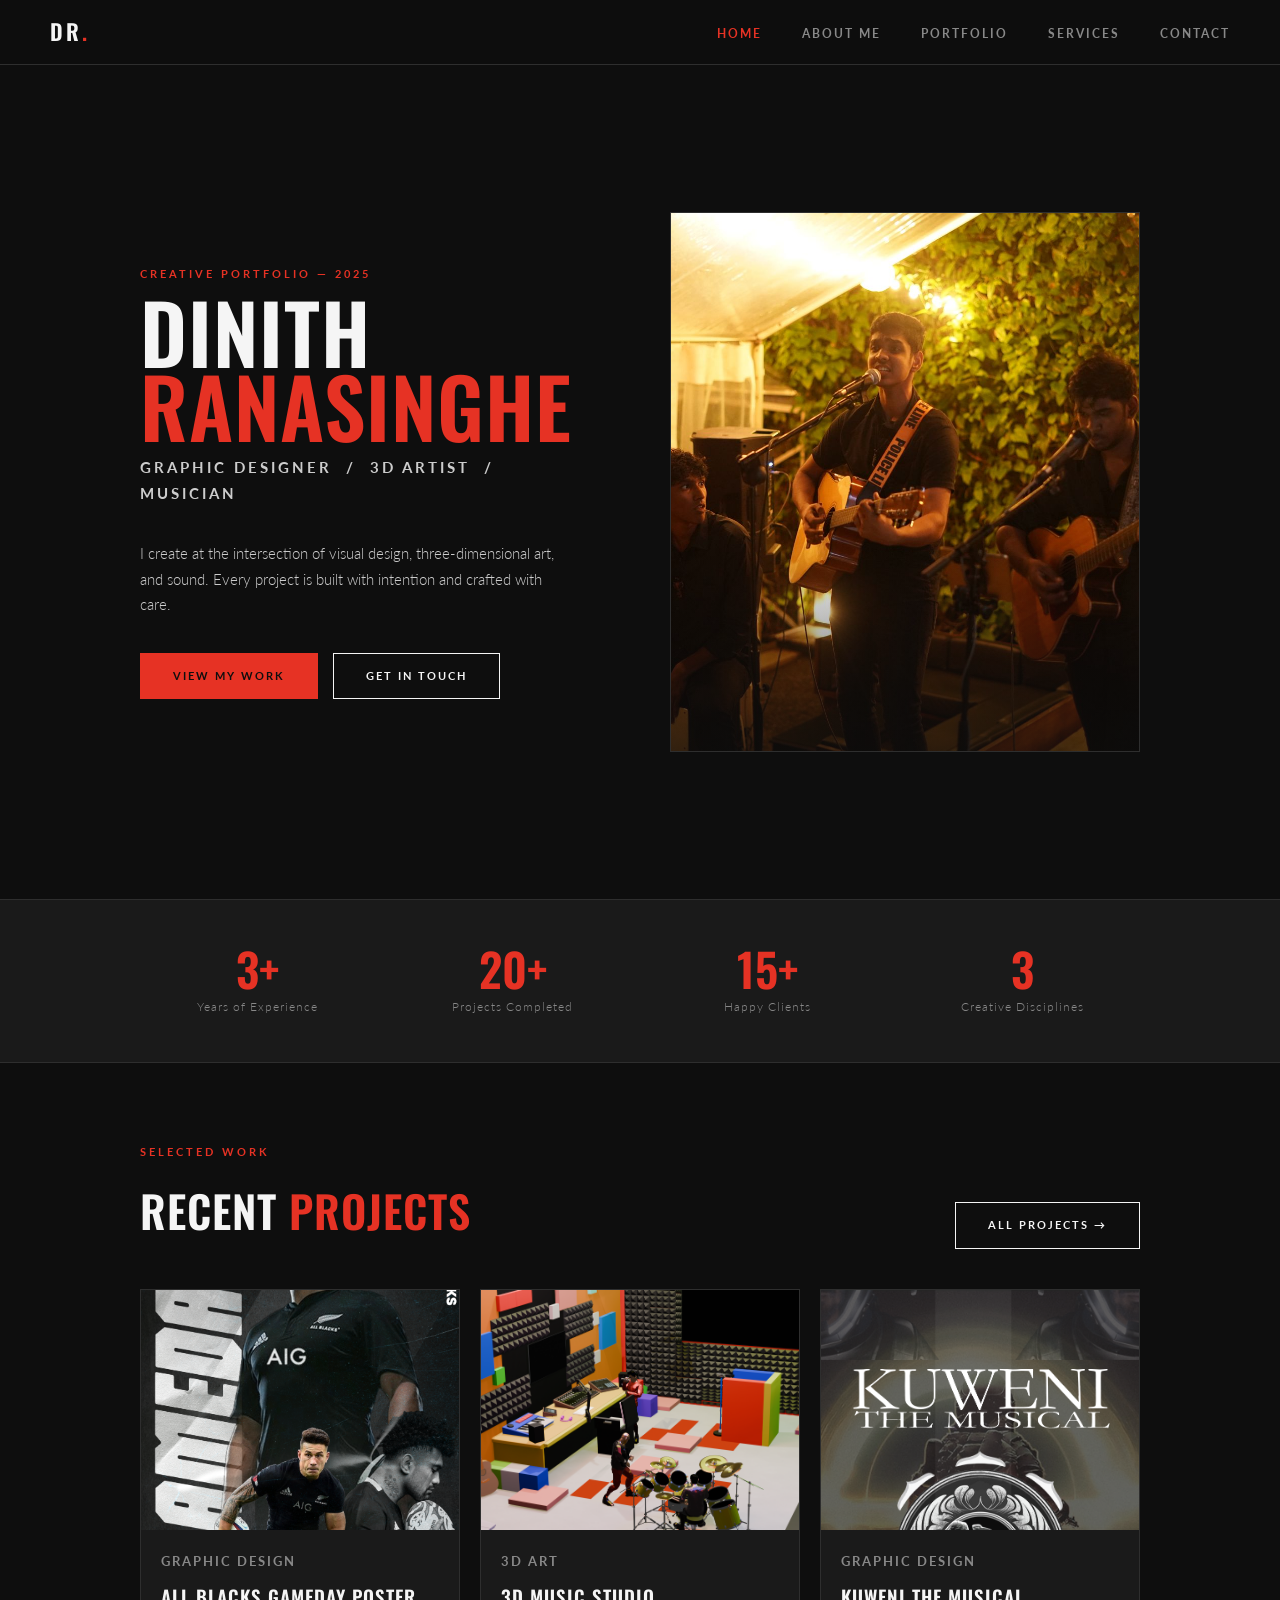
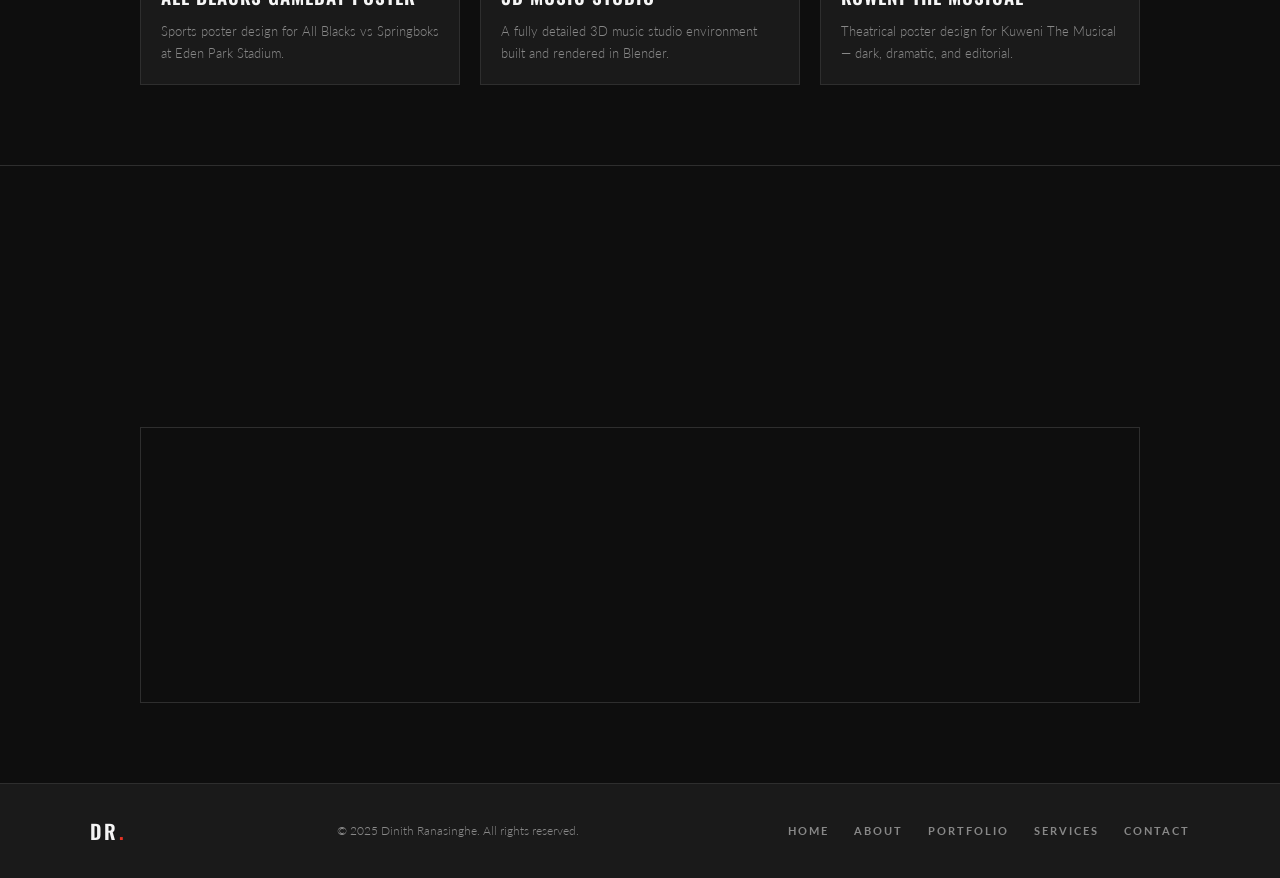
<file: index.html>
<!DOCTYPE html>
<html lang="en">
<head>
  <meta charset="UTF-8" />
  <meta name="viewport" content="width=device-width, initial-scale=1.0" />
  <title>Dinith Ranasinghe — Portfolio</title>
  <link rel="preconnect" href="https://fonts.googleapis.com" />
  <link href="https://fonts.googleapis.com/css2?family=Oswald:wght@400;600&family=Lato:wght@300;400;700&display=swap" rel="stylesheet" />
  <link rel="stylesheet" href="style.css" />

  <style>

    /* ============================================
       HOME PAGE STYLES
       ============================================ */

    .hero {
      padding-top: 65px;
      min-height: 100vh;
      display: flex;
      align-items: center;
      background-color: var(--black);
      border-bottom: 1px solid var(--border);
    }

    .hero-grid {
      display: grid;
      grid-template-columns: 1fr 1fr;
      gap: 60px;
      align-items: center;
      padding: 80px 0;
    }

    .hero-name {
      font-size: 82px;
      line-height: 0.9;
      color: var(--white);
      margin-bottom: 12px;
    }

    .hero-name span {
      color: var(--red);
    }

    .hero-role {
      font-size: 13px;
      font-weight: 700;
      letter-spacing: 3px;
      text-transform: uppercase;
      color: var(--grey);
      margin-bottom: 25px;
    }

    .hero-text p {
      font-size: 15px;
      max-width: 420px;
      color: var(--light);
      margin-bottom: 35px;
    }

    .hero-buttons {
      display: flex;
      gap: 15px;
      flex-wrap: wrap;
    }

    /* Hero photo — real image */
    .hero-photo-frame {
      width: 100%;
      height: 540px;
      border: 1px solid var(--border);
      overflow: hidden;
      position: relative;
    }

    .hero-photo-frame img {
      width: 100%;
      height: 100%;
      object-fit: cover;
      object-position: center top;
    }

    /* Dark gradient overlay at the bottom of hero image */
    .hero-photo-frame::after {
      content: '';
      position: absolute;
      bottom: 0; left: 0; right: 0;
      height: 40%;
      background: linear-gradient(to top, rgba(14,14,14,0.7), transparent);
    }

    /* Stats bar */
    .stats-bar {
      background-color: var(--dark);
      border-bottom: 1px solid var(--border);
      padding: 45px 0;
    }

    .stats-grid {
      display: grid;
      grid-template-columns: repeat(4, 1fr);
      text-align: center;
      gap: 20px;
    }

    .stat-number {
      font-family: 'Oswald', sans-serif;
      font-size: 46px;
      font-weight: 600;
      color: var(--red);
      line-height: 1;
    }

    .stat-label {
      font-size: 12px;
      letter-spacing: 1px;
      color: var(--grey);
      margin-top: 6px;
    }

    /* Preview section */
    .preview-section {
      padding: 80px 0;
      border-bottom: 1px solid var(--border);
    }

    .section-top {
      display: flex;
      justify-content: space-between;
      align-items: flex-end;
      margin-bottom: 40px;
    }

    .section-top h2 {
      font-size: 44px;
      color: var(--white);
    }

    .section-top h2 span {
      color: var(--red);
    }

    /* 3-column project grid */
    .projects-grid {
      display: grid;
      grid-template-columns: repeat(3, 1fr);
      gap: 20px;
    }

    .project-card {
      background-color: var(--dark);
      border: 1px solid var(--border);
      transition: border-color 0.3s;
    }

    .project-card:hover {
      border-color: var(--red);
    }

    .project-img-area {
      height: 240px;
      overflow: hidden;
    }

    .project-img-area img {
      width: 100%;
      height: 100%;
      object-fit: cover;
      transition: transform 0.4s ease;
    }

    .project-card:hover .project-img-area img {
      transform: scale(1.05);
    }

    .project-card-body {
      padding: 20px;
    }

    .project-cat {
      font-size: 11px;
      font-weight: 700;
      letter-spacing: 2px;
      text-transform: uppercase;
      color: var(--red);
      margin-bottom: 8px;
    }

    .project-card-body h3 {
      font-size: 19px;
      color: var(--white);
      margin-bottom: 8px;
    }

    .project-card-body p {
      font-size: 13px;
      color: var(--grey);
    }

    /* Navigate section */
    .navigate-section {
      padding: 80px 0;
    }

    .navigate-section h2 {
      font-size: 44px;
      color: var(--white);
      margin-bottom: 8px;
    }

    .navigate-section h2 span {
      color: var(--red);
    }

    .navigate-section > .wrapper > p {
      color: var(--grey);
      margin-bottom: 40px;
    }

    .nav-cards-grid {
      display: grid;
      grid-template-columns: repeat(4, 1fr);
      border: 1px solid var(--border);
    }

    .nav-card {
      display: block;
      padding: 35px 28px;
      border-right: 1px solid var(--border);
      background-color: var(--black);
      border-bottom: 2px solid transparent;
      transition: background-color 0.3s, border-bottom-color 0.3s;
    }

    .nav-card:last-child {
      border-right: none;
    }

    .nav-card:hover {
      background-color: var(--dark);
      border-bottom-color: var(--red);
    }

    .nav-card-num {
      font-size: 11px;
      font-weight: 700;
      letter-spacing: 2px;
      color: var(--grey);
      margin-bottom: 18px;
      display: block;
    }

    .nav-card h3 {
      font-size: 24px;
      color: var(--white);
      margin-bottom: 14px;
      line-height: 1.1;
    }

    .nav-card p {
      font-size: 13px;
      color: var(--grey);
      line-height: 1.6;
    }

    .nav-card .arrow {
      display: block;
      margin-top: 25px;
      font-size: 22px;
      color: var(--red);
      transition: transform 0.3s;
    }

    .nav-card:hover .arrow {
      transform: translateX(6px);
    }

    /* ============================================
       RESPONSIVE
       ============================================ */

    @media (max-width: 900px) {
      .hero-grid {
        grid-template-columns: 1fr;
        gap: 30px;
        padding: 50px 0;
      }

      .hero-name { font-size: 56px; }

      .hero-photo-frame { height: 320px; }

      .stats-grid { grid-template-columns: repeat(2, 1fr); gap: 30px; }

      .projects-grid { grid-template-columns: 1fr 1fr; }

      .nav-cards-grid { grid-template-columns: 1fr 1fr; }

      .nav-card { border-right: 1px solid var(--border); border-bottom: 1px solid var(--border); }

      .section-top { flex-direction: column; align-items: flex-start; gap: 15px; }
    }

    @media (max-width: 540px) {
      .hero-name { font-size: 42px; }
      .hero-photo-frame { height: 260px; }
      .projects-grid { grid-template-columns: 1fr; }
      .nav-cards-grid { grid-template-columns: 1fr; }
      .stats-grid { grid-template-columns: repeat(2, 1fr); }
      .preview-section, .navigate-section { padding: 50px 0; }
      .hero-text p { max-width: 100%; }
    }

  </style>
</head>
<body>

  <nav>
    <a href="index.html" class="nav-logo">DR<span>.</span></a>
    <ul class="nav-links">
      <li><a href="index.html" class="active">Home</a></li>
      <li><a href="about.html">About Me</a></li>
      <li><a href="portfolio.html">Portfolio</a></li>
      <li><a href="services.html">Services</a></li>
      <li><a href="contact.html">Contact</a></li>
    </ul>
    <button class="hamburger" id="hamburger" aria-label="Open menu">
      <span></span><span></span><span></span>
    </button>
  </nav>

  <div class="mobile-menu" id="mobile-menu">
    <ul>
      <li><a href="index.html">Home</a></li>
      <li><a href="about.html">About Me</a></li>
      <li><a href="portfolio.html">Portfolio</a></li>
      <li><a href="services.html">Services</a></li>
      <li><a href="contact.html">Contact</a></li>
    </ul>
  </div>


  <!-- HERO -->
  <section class="hero">
    <div class="wrapper">
      <div class="hero-grid">

        <div class="hero-text">
          <span class="tag fade">Creative Portfolio — 2025</span>
          <h1 class="hero-name fade">DINITH<br><span>RANASINGHE</span></h1>
          <p class="hero-role fade">Graphic Designer &nbsp;/&nbsp; 3D Artist &nbsp;/&nbsp; Musician</p>
          <p class="fade">
            I create at the intersection of visual design, three-dimensional art,
            and sound. Every project is built with intention and crafted with care.
          </p>
          <div class="hero-buttons fade">
            <a href="portfolio.html" class="btn btn-red">View My Work</a>
            <a href="contact.html" class="btn">Get In Touch</a>
          </div>
        </div>

        <div class="fade">
          <div class="hero-photo-frame">
            <img src="WhatsApp%20Image%202026-05-03%20at%2014.09.52.jpeg" alt="Dinith Ranasinghe performing live" />
          </div>
        </div>

      </div>
    </div>
  </section>


  <!-- STATS -->
  <section class="stats-bar">
    <div class="wrapper">
      <div class="stats-grid">
        <div class="fade">
          <div class="stat-number">3+</div>
          <div class="stat-label">Years of Experience</div>
        </div>
        <div class="fade">
          <div class="stat-number">20+</div>
          <div class="stat-label">Projects Completed</div>
        </div>
        <div class="fade">
          <div class="stat-number">15+</div>
          <div class="stat-label">Happy Clients</div>
        </div>
        <div class="fade">
          <div class="stat-number">3</div>
          <div class="stat-label">Creative Disciplines</div>
        </div>
      </div>
    </div>
  </section>


  <!-- PROJECT PREVIEWS -->
  <section class="preview-section">
    <div class="wrapper">
      <div class="section-top fade">
        <div>
          <span class="tag">Selected Work</span>
          <h2>Recent <span>Projects</span></h2>
        </div>
        <a href="portfolio.html" class="btn">All Projects &rarr;</a>
      </div>

      <div class="projects-grid">

        <div class="project-card fade">
          <div class="project-img-area">
            <img src="ALL BLACKS poster png.png" alt="All Blacks Gameday Poster" />
          </div>
          <div class="project-card-body">
            <p class="project-cat">Graphic Design</p>
            <h3>All Blacks Gameday Poster</h3>
            <p>Sports poster design for All Blacks vs Springboks at Eden Park Stadium.</p>
          </div>
        </div>

        <div class="project-card fade">
          <div class="project-img-area">
            <img src="wsgpt 1.png" alt="3D Music Studio" />
          </div>
          <div class="project-card-body">
            <p class="project-cat">3D Art</p>
            <h3>3D Music Studio</h3>
            <p>A fully detailed 3D music studio environment built and rendered in Blender.</p>
          </div>
        </div>

        <div class="project-card fade">
          <div class="project-img-area">
            <img src="kuwenii.png" alt="Kuweni The Musical" />
          </div>
          <div class="project-card-body">
            <p class="project-cat">Graphic Design</p>
            <h3>Kuweni The Musical</h3>
            <p>Theatrical poster design for Kuweni The Musical — dark, dramatic, and editorial.</p>
          </div>
        </div>

      </div>
    </div>
  </section>


  <!-- NAVIGATE -->
  <section class="navigate-section">
    <div class="wrapper">
      <span class="tag fade">Explore</span>
      <h2 class="fade">Navigate <span>the Site</span></h2>
      <p class="fade">Jump straight to any section of the portfolio.</p>

      <div class="nav-cards-grid">
        <a href="about.html" class="nav-card fade">
          <span class="nav-card-num">01 / 04</span>
          <h3>About Me</h3>
          <p>My story, background, skills, and the tools I use across every discipline.</p>
          <span class="arrow">&#8594;</span>
        </a>
        <a href="portfolio.html" class="nav-card fade">
          <span class="nav-card-num">02 / 04</span>
          <h3>Portfolio</h3>
          <p>Design work, 3D models, illustrations, and music pieces all in one place.</p>
          <span class="arrow">&#8594;</span>
        </a>
        <a href="services.html" class="nav-card fade">
          <span class="nav-card-num">03 / 04</span>
          <h3>Services</h3>
          <p>What I offer, how I work, and what you can expect when we collaborate.</p>
          <span class="arrow">&#8594;</span>
        </a>
        <a href="contact.html" class="nav-card fade">
          <span class="nav-card-num">04 / 04</span>
          <h3>Contact</h3>
          <p>Get in touch, share your brief, and let us create something worth remembering.</p>
          <span class="arrow">&#8594;</span>
        </a>
      </div>
    </div>
  </section>


  <footer>
    <div class="footer-inner">
      <span class="footer-logo">DR<span>.</span></span>
      <p>&copy; 2025 Dinith Ranasinghe. All rights reserved.</p>
      <div class="footer-links">
        <a href="index.html">Home</a>
        <a href="about.html">About</a>
        <a href="portfolio.html">Portfolio</a>
        <a href="services.html">Services</a>
        <a href="contact.html">Contact</a>
      </div>
    </div>
  </footer>

  <script>
    var hamburger = document.getElementById('hamburger');
    var mobileMenu = document.getElementById('mobile-menu');
    hamburger.addEventListener('click', function() {
      mobileMenu.style.display = mobileMenu.style.display === 'block' ? 'none' : 'block';
    });
    mobileMenu.querySelectorAll('a').forEach(function(a) {
      a.addEventListener('click', function() { mobileMenu.style.display = 'none'; });
    });
    var fadeEls = document.querySelectorAll('.fade');
    var obs = new IntersectionObserver(function(entries) {
      entries.forEach(function(e) { if (e.isIntersecting) e.target.classList.add('show'); });
    }, { threshold: 0.1 });
    fadeEls.forEach(function(el) { obs.observe(el); });
  </script>

</body>
</html>
</file>
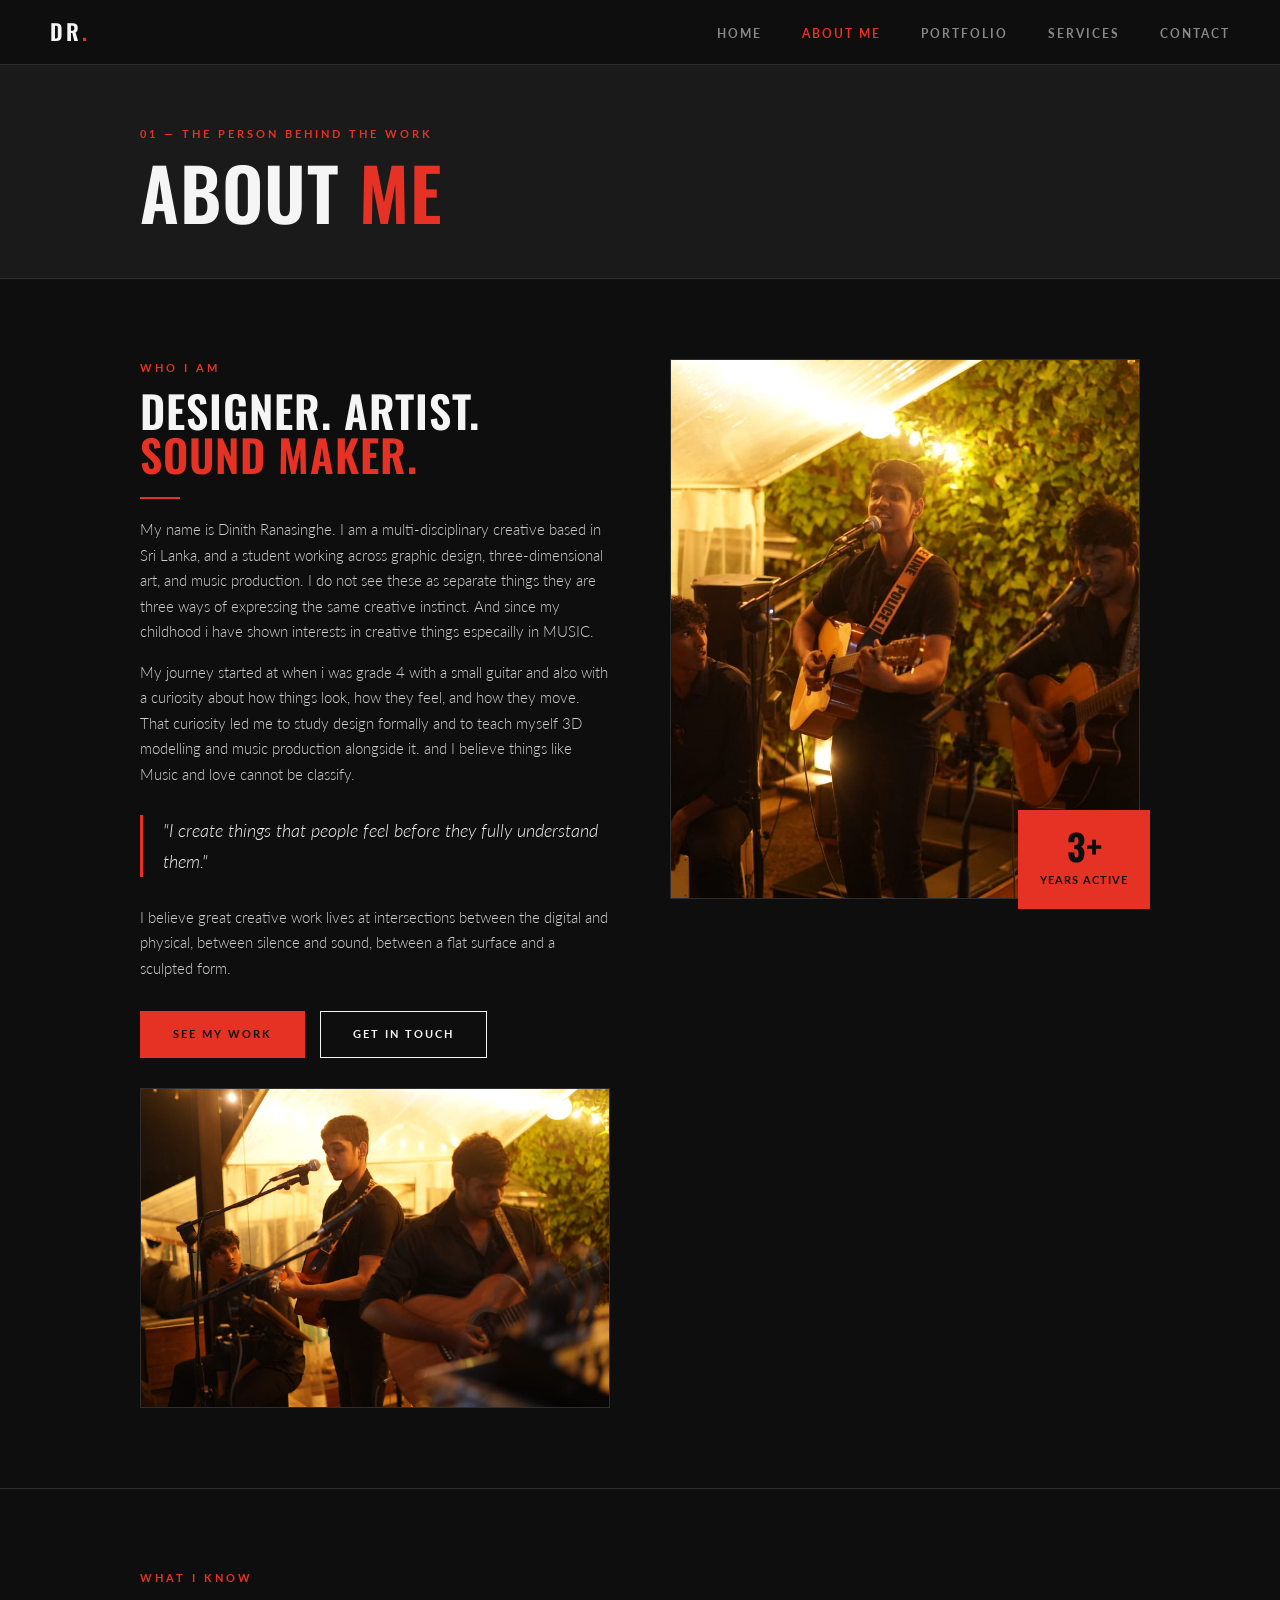
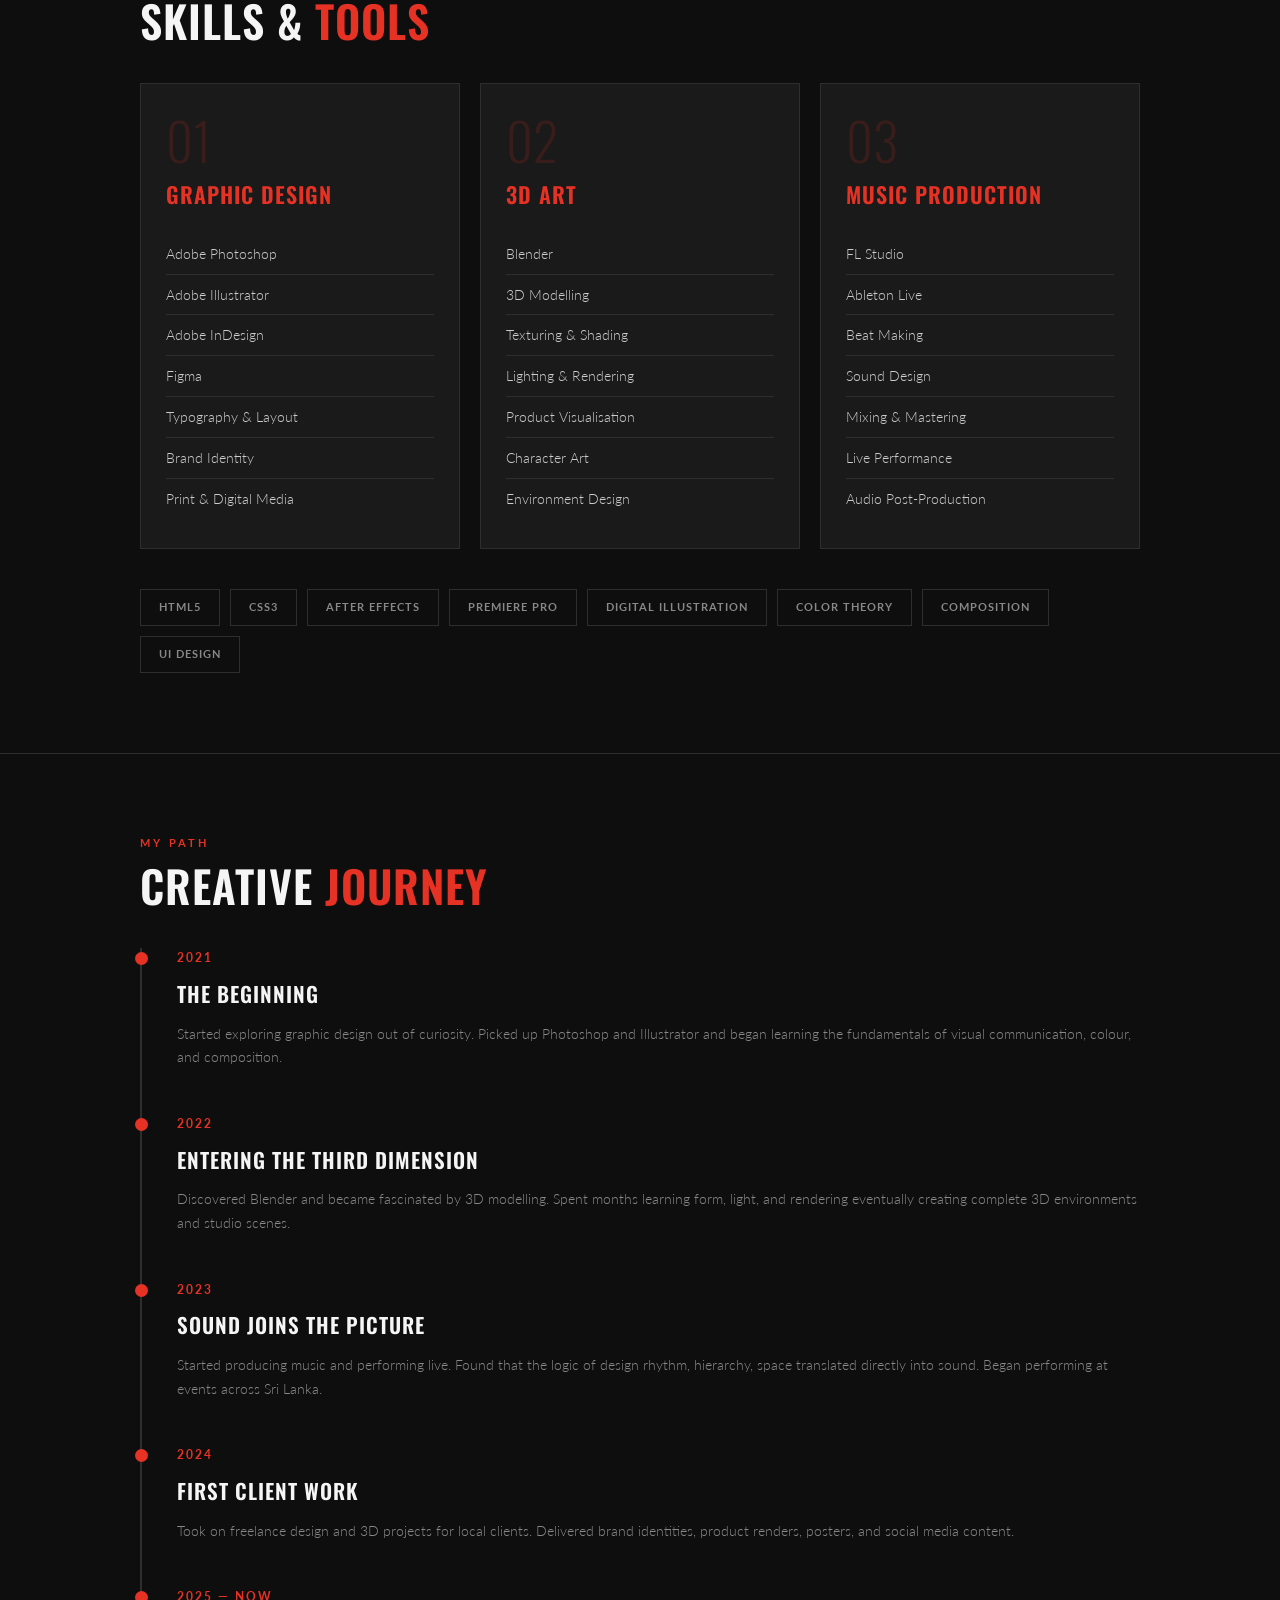
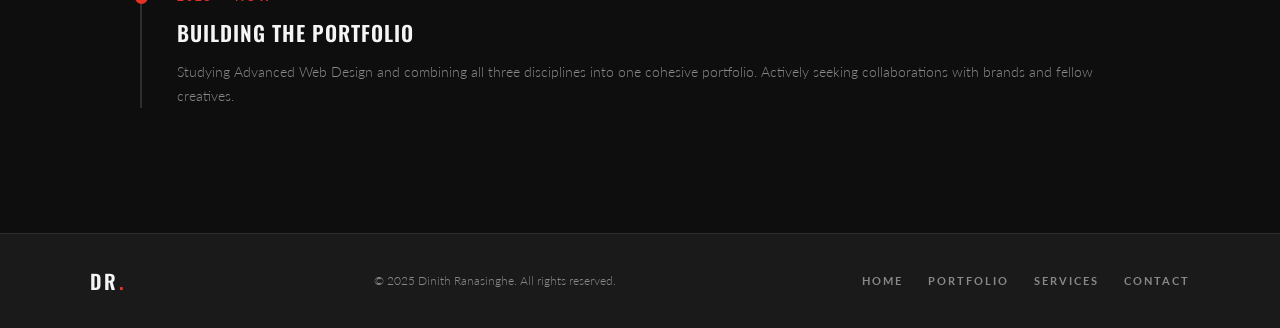
<file: about.html>
<!DOCTYPE html>
<html lang="en">
<head>
  <meta charset="UTF-8" />
  <meta name="viewport" content="width=device-width, initial-scale=1.0" />
  <title>About Me — Dinith Ranasinghe</title>
  <link rel="preconnect" href="https://fonts.googleapis.com" />
  <link href="https://fonts.googleapis.com/css2?family=Oswald:wght@400;600&family=Lato:wght@300;400;700&display=swap" rel="stylesheet" />
  <link rel="stylesheet" href="style.css" />

  <style>

    /* ============================================
       ABOUT PAGE STYLES
       ============================================ */

    .bio-section {
      padding: 80px 0;
      border-bottom: 1px solid var(--border);
    }

    .bio-grid {
      display: grid;
      grid-template-columns: 1fr 1fr;
      gap: 60px;
      align-items: start;
    }

    .bio-text h2 {
      font-size: 44px;
      color: var(--white);
      margin-bottom: 20px;
      line-height: 1;
    }

    .bio-text h2 span { color: var(--red); }

    .bio-text p {
      font-size: 15px;
      color: var(--light);
      margin-bottom: 15px;
    }

    .bio-quote {
      border-left: 3px solid var(--red);
      padding-left: 20px;
      margin: 28px 0;
    }

    .bio-quote p {
      font-size: 18px;
      font-style: italic;
      color: var(--white);
    }

    /* Portrait image */
    .bio-photo-wrap {
      position: relative;
    }

    .bio-photo-frame {
      width: 100%;
      height: 540px;
      border: 1px solid var(--border);
      overflow: hidden;
    }

    .bio-photo-frame img {
      width: 100%;
      height: 100%;
      object-fit: cover;
      object-position: center top;
    }

    .photo-badge {
      position: absolute;
      bottom: -10px;
      right: -10px;
      background-color: var(--red);
      color: var(--black);
      padding: 18px 22px;
      text-align: center;
      z-index: 2;
    }

    .photo-badge strong {
      display: block;
      font-family: 'Oswald', sans-serif;
      font-size: 36px;
      line-height: 1;
    }

    .photo-badge span {
      font-size: 11px;
      font-weight: 700;
      letter-spacing: 1px;
      text-transform: uppercase;
    }

    /* Skills */
    .skills-section {
      padding: 80px 0;
      border-bottom: 1px solid var(--border);
    }

    .skills-section h2 {
      font-size: 44px;
      color: var(--white);
      margin-bottom: 40px;
      line-height: 1;
    }

    .skills-section h2 span { color: var(--red); }

    .disciplines-grid {
      display: grid;
      grid-template-columns: repeat(3, 1fr);
      gap: 20px;
      margin-bottom: 40px;
    }

    .discipline-card {
      background-color: var(--dark);
      border: 1px solid var(--border);
      padding: 30px 25px;
      transition: border-color 0.3s;
    }

    .discipline-card:hover { border-color: var(--red); }

    .disc-number {
      font-family: 'Oswald', sans-serif;
      font-size: 52px;
      color: rgba(230, 50, 36, 0.15);
      line-height: 1;
      margin-bottom: 10px;
    }

    .discipline-card h3 {
      font-size: 22px;
      color: var(--red);
      margin-bottom: 20px;
    }

    .discipline-card ul { list-style: none; }

    .discipline-card ul li {
      font-size: 14px;
      color: var(--light);
      padding: 8px 0;
      border-bottom: 1px solid var(--border);
    }

    .discipline-card ul li:last-child { border-bottom: none; }

    .tags-row {
      display: flex;
      flex-wrap: wrap;
      gap: 10px;
    }

    .skill-tag {
      padding: 8px 18px;
      border: 1px solid var(--border);
      font-size: 11px;
      font-weight: 700;
      letter-spacing: 1px;
      text-transform: uppercase;
      color: var(--grey);
      transition: border-color 0.3s, color 0.3s;
    }

    .skill-tag:hover { border-color: var(--red); color: var(--red); }

    /* Journey */
    .journey-section { padding: 80px 0; }

    .journey-section h2 {
      font-size: 44px;
      color: var(--white);
      margin-bottom: 40px;
      line-height: 1;
    }

    .journey-section h2 span { color: var(--red); }

    .timeline {
      border-left: 2px solid var(--border);
      padding-left: 35px;
    }

    .timeline-item {
      margin-bottom: 45px;
      position: relative;
    }

    .timeline-item::before {
      content: '';
      position: absolute;
      left: -42px;
      top: 4px;
      width: 13px;
      height: 13px;
      border-radius: 50%;
      background-color: var(--red);
    }

    .timeline-year {
      font-size: 12px;
      font-weight: 700;
      letter-spacing: 2px;
      text-transform: uppercase;
      color: var(--red);
      margin-bottom: 7px;
    }

    .timeline-item h4 {
      font-size: 21px;
      color: var(--white);
      margin-bottom: 10px;
    }

    .timeline-item p {
      font-size: 14px;
      color: var(--grey);
      line-height: 1.7;
    }

    /* Second photo in bio section */
    .bio-second-photo {
      width: 100%;
      height: 320px;
      border: 1px solid var(--border);
      overflow: hidden;
      margin-top: 30px;
    }

    .bio-second-photo img {
      width: 100%;
      height: 100%;
      object-fit: cover;
    }

    /* ============================================
       RESPONSIVE
       ============================================ */
    @media (max-width: 900px) {
      .bio-grid { grid-template-columns: 1fr; gap: 40px; }
      .bio-photo-frame { height: 360px; }
      .bio-second-photo { height: 240px; margin-top: 20px; }
      .disciplines-grid { grid-template-columns: 1fr; }
      .bio-section, .skills-section, .journey-section { padding: 50px 0; }
      .photo-badge { bottom: 0; right: 0; }
    }

    @media (max-width: 540px) {
      .bio-text h2, .skills-section h2, .journey-section h2 { font-size: 32px; }
      .bio-photo-frame { height: 280px; }
    }

  </style>
</head>
<body>

  <nav>
    <a href="index.html" class="nav-logo">DR<span>.</span></a>
    <ul class="nav-links">
      <li><a href="index.html">Home</a></li>
      <li><a href="about.html" class="active">About Me</a></li>
      <li><a href="portfolio.html">Portfolio</a></li>
      <li><a href="services.html">Services</a></li>
      <li><a href="contact.html">Contact</a></li>
    </ul>
    <button class="hamburger" id="hamburger" aria-label="Open menu">
      <span></span><span></span><span></span>
    </button>
  </nav>

  <div class="mobile-menu" id="mobile-menu">
    <ul>
      <li><a href="index.html">Home</a></li>
      <li><a href="about.html">About Me</a></li>
      <li><a href="portfolio.html">Portfolio</a></li>
      <li><a href="services.html">Services</a></li>
      <li><a href="contact.html">Contact</a></li>
    </ul>
  </div>

  <header class="page-banner">
    <div class="wrapper">
      <span class="tag fade">01 — The Person Behind the Work</span>
      <h1 class="fade">ABOUT <span>ME</span></h1>
    </div>
  </header>


  <!-- BIO -->
  <section class="bio-section">
    <div class="wrapper">
      <div class="bio-grid">

        <div class="bio-text">
          <span class="tag fade">Who I Am</span>
          <h2 class="fade">Designer. Artist. <span>Sound Maker.</span></h2>
          <div class="red-line fade"></div>
          <p class="fade">
            My name is Dinith Ranasinghe. I am a multi-disciplinary creative based in Sri Lanka, and a student
            working across graphic design, three-dimensional art, and music production.
            I do not see these as separate things they are three ways of expressing the same creative instinct.
            And since my childhood i have shown interests in creative things especailly in MUSIC.
          </p>
          <p class="fade">
            My journey started at when i was grade 4 with a small guitar and also with a curiosity about how things look, how they feel, and how they move.
            That curiosity led me to study design formally and to teach myself 3D modelling and music production alongside it. and I believe things like Music and love cannot be classify.
          </p>
          <div class="bio-quote fade">
            <p>"I create things that people feel before they fully understand them."</p>
          </div>
          <p class="fade">
            I believe great creative work lives at intersections  between the digital and physical,
            between silence and sound, between a flat surface and a sculpted form.
          </p>
          <div style="margin-top: 30px; display: flex; gap: 15px; flex-wrap: wrap;" class="fade">
            <a href="portfolio.html" class="btn btn-red">See My Work</a>
            <a href="contact.html" class="btn">Get In Touch</a>
          </div>

          <!-- Second photo below the text -->
          <div class="bio-second-photo fade">
            <img src="IMG-20250420-WA0090.jpg" alt="Dinith performing live on stage" />
          </div>
        </div>

        <!-- Portrait -->
        <div class="bio-photo-wrap fade">
          <div class="bio-photo-frame">
            <img src="IMG-20250420-WA0088.jpg" alt="Dinith Ranasinghe portrait" />
          </div>
          <div class="photo-badge">
            <strong>3+</strong>
            <span>Years Active</span>
          </div>
        </div>

      </div>
    </div>
  </section>


  <!-- SKILLS -->
  <section class="skills-section">
    <div class="wrapper">
      <span class="tag fade">What I Know</span>
      <h2 class="fade">Skills &amp; <span>Tools</span></h2>

      <div class="disciplines-grid">
        <div class="discipline-card fade">
          <div class="disc-number">01</div>
          <h3>Graphic Design</h3>
          <ul>
            <li>Adobe Photoshop</li>
            <li>Adobe Illustrator</li>
            <li>Adobe InDesign</li>
            <li>Figma</li>
            <li>Typography &amp; Layout</li>
            <li>Brand Identity</li>
            <li>Print &amp; Digital Media</li>
          </ul>
        </div>
        <div class="discipline-card fade">
          <div class="disc-number">02</div>
          <h3>3D Art</h3>
          <ul>
            <li>Blender</li>
            <li>3D Modelling</li>
            <li>Texturing &amp; Shading</li>
            <li>Lighting &amp; Rendering</li>
            <li>Product Visualisation</li>
            <li>Character Art</li>
            <li>Environment Design</li>
          </ul>
        </div>
        <div class="discipline-card fade">
          <div class="disc-number">03</div>
          <h3>Music Production</h3>
          <ul>
            <li>FL Studio</li>
            <li>Ableton Live</li>
            <li>Beat Making</li>
            <li>Sound Design</li>
            <li>Mixing &amp; Mastering</li>
            <li>Live Performance</li>
            <li>Audio Post-Production</li>
          </ul>
        </div>
      </div>

      <div class="tags-row fade">
        <span class="skill-tag">HTML5</span>
        <span class="skill-tag">CSS3</span>
        <span class="skill-tag">After Effects</span>
        <span class="skill-tag">Premiere Pro</span>
        <span class="skill-tag">Digital Illustration</span>
        <span class="skill-tag">Color Theory</span>
        <span class="skill-tag">Composition</span>
        <span class="skill-tag">UI Design</span>
      </div>
    </div>
  </section>


  <!-- JOURNEY -->
  <section class="journey-section">
    <div class="wrapper">
      <span class="tag fade">My Path</span>
      <h2 class="fade">Creative <span>Journey</span></h2>

      <div class="timeline">
        <div class="timeline-item fade">
          <div class="timeline-year">2021</div>
          <h4>The Beginning</h4>
          <p>Started exploring graphic design out of curiosity. Picked up Photoshop and Illustrator and began learning the fundamentals of visual communication, colour, and composition.</p>
        </div>
        <div class="timeline-item fade">
          <div class="timeline-year">2022</div>
          <h4>Entering the Third Dimension</h4>
          <p>Discovered Blender and became fascinated by 3D modelling. Spent months learning form, light, and rendering eventually creating complete 3D environments and studio scenes.</p>
        </div>
        <div class="timeline-item fade">
          <div class="timeline-year">2023</div>
          <h4>Sound Joins the Picture</h4>
          <p>Started producing music and performing live. Found that the logic of design rhythm, hierarchy, space translated directly into sound. Began performing at events across Sri Lanka.</p>
        </div>
        <div class="timeline-item fade">
          <div class="timeline-year">2024</div>
          <h4>First Client Work</h4>
          <p>Took on freelance design and 3D projects for local clients. Delivered brand identities, product renders, posters, and social media content.</p>
        </div>
        <div class="timeline-item fade">
          <div class="timeline-year">2025 — Now</div>
          <h4>Building the Portfolio</h4>
          <p>Studying Advanced Web Design and combining all three disciplines into one cohesive portfolio. Actively seeking collaborations with brands and fellow creatives.</p>
        </div>
      </div>
    </div>
  </section>


  <footer>
    <div class="footer-inner">
      <span class="footer-logo">DR<span>.</span></span>
      <p>&copy; 2025 Dinith Ranasinghe. All rights reserved.</p>
      <div class="footer-links">
        <a href="index.html">Home</a>
        <a href="portfolio.html">Portfolio</a>
        <a href="services.html">Services</a>
        <a href="contact.html">Contact</a>
      </div>
    </div>
  </footer>

  <script>
    var hamburger = document.getElementById('hamburger');
    var mobileMenu = document.getElementById('mobile-menu');
    hamburger.addEventListener('click', function() {
      mobileMenu.style.display = mobileMenu.style.display === 'block' ? 'none' : 'block';
    });
    mobileMenu.querySelectorAll('a').forEach(function(a) {
      a.addEventListener('click', function() { mobileMenu.style.display = 'none'; });
    });
    var fadeEls = document.querySelectorAll('.fade');
    var obs = new IntersectionObserver(function(entries) {
      entries.forEach(function(e) { if (e.isIntersecting) e.target.classList.add('show'); });
    }, { threshold: 0.1 });
    fadeEls.forEach(function(el) { obs.observe(el); });
  </script>

</body>
</html>
</file>
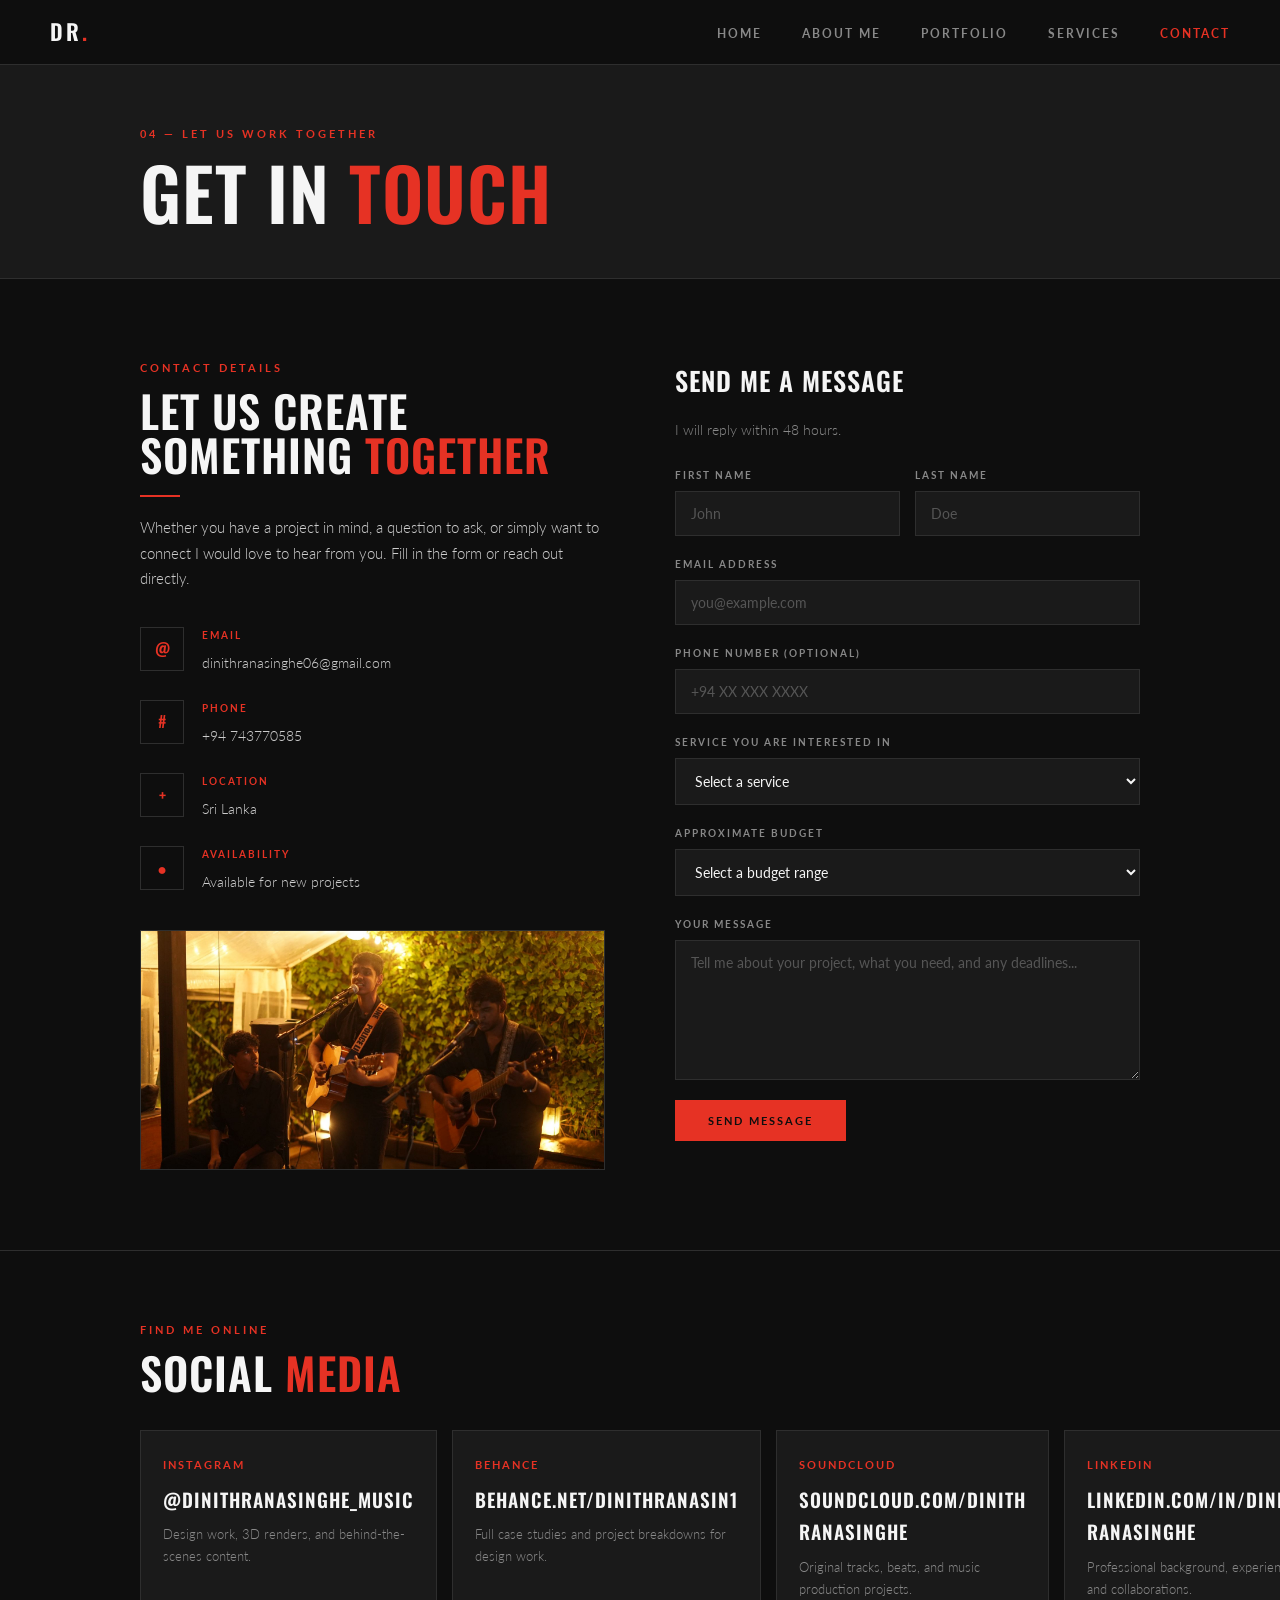
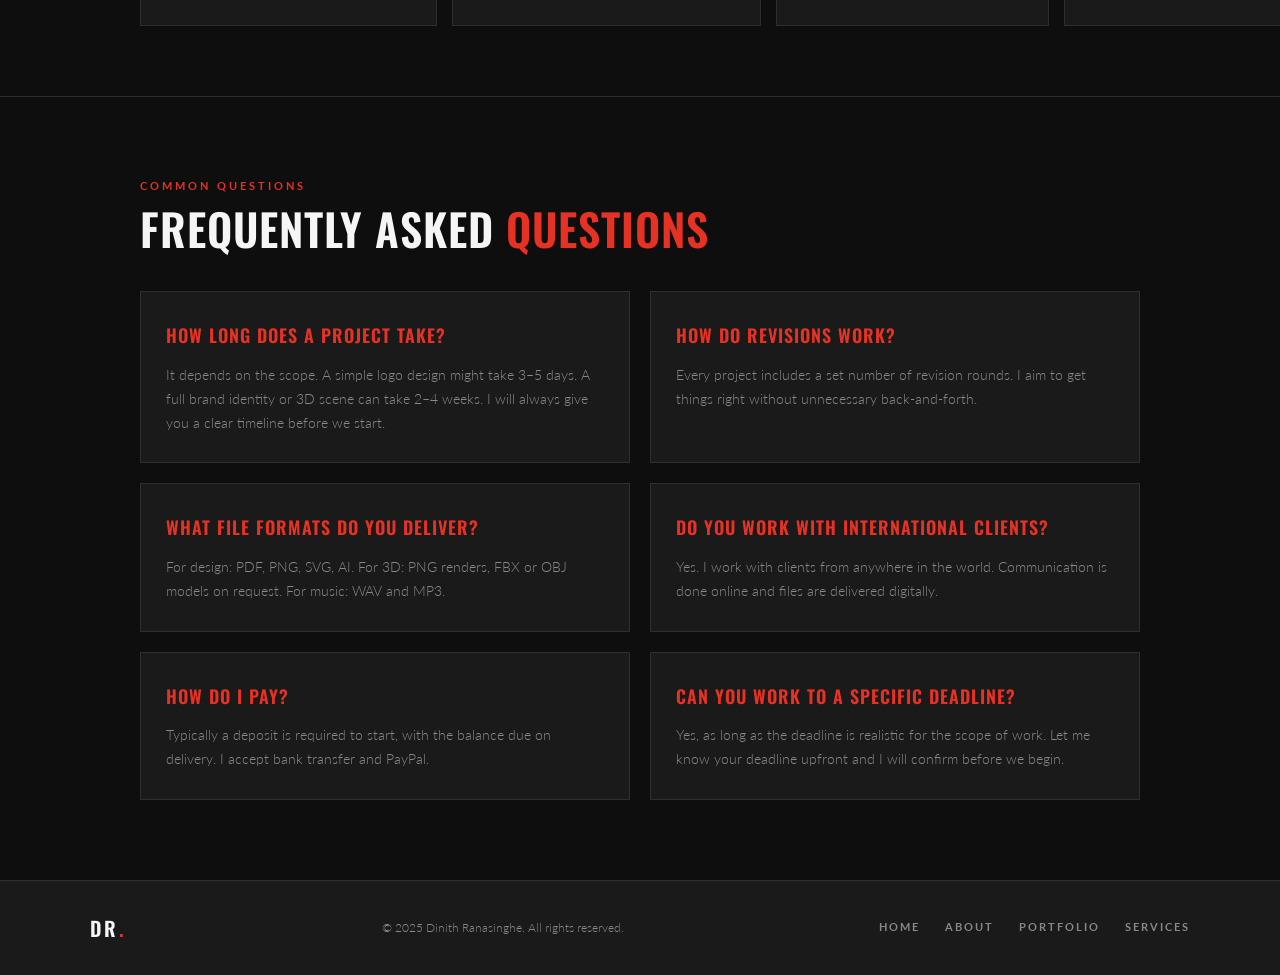
<file: contact.html>
<!DOCTYPE html>
<html lang="en">
<head>
  <meta charset="UTF-8" />
  <meta name="viewport" content="width=device-width, initial-scale=1.0" />
  <title>Contact — Dinith Ranasinghe</title>
  <link rel="preconnect" href="https://fonts.googleapis.com" />
  <link href="https://fonts.googleapis.com/css2?family=Oswald:wght@400;600&family=Lato:wght@300;400;700&display=swap" rel="stylesheet" />
  <link rel="stylesheet" href="style.css" />

  <style>

    /* ============================================
       CONTACT PAGE STYLES
       ============================================ */

    .contact-section {
      padding: 80px 0;
      border-bottom: 1px solid var(--border);
    }

    .contact-grid {
      display: grid;
      grid-template-columns: 1fr 1fr;
      gap: 70px;
      align-items: start;
    }

    /* Left info column */
    .contact-info h2 {
      font-size: 44px;
      color: var(--white);
      margin-bottom: 15px;
      line-height: 1;
    }

    .contact-info h2 span { color: var(--red); }

    .contact-info > p {
      font-size: 15px;
      color: var(--light);
      margin-bottom: 35px;
    }

    .info-item {
      display: flex;
      align-items: flex-start;
      gap: 18px;
      margin-bottom: 25px;
    }

    .info-icon {
      width: 44px;
      height: 44px;
      border: 1px solid var(--border);
      display: flex;
      align-items: center;
      justify-content: center;
      color: var(--red);
      font-size: 16px;
      flex-shrink: 0;
      font-family: 'Oswald', sans-serif;
      font-weight: 600;
    }

    .info-text label {
      display: block;
      font-size: 10px;
      font-weight: 700;
      letter-spacing: 2px;
      text-transform: uppercase;
      color: var(--red);
      margin-bottom: 4px;
    }

    .info-text span {
      font-size: 14px;
      color: var(--light);
    }

    /* Photo below contact info */
    .contact-photo {
      width: 100%;
      height: 240px;
      border: 1px solid var(--border);
      margin-top: 35px;
      overflow: hidden;
    }

    .contact-photo img {
      width: 100%;
      height: 100%;
      object-fit: cover;
    }

    /* Right form column */
    .contact-form {
      display: flex;
      flex-direction: column;
      gap: 20px;
    }

    .contact-form h3 {
      font-size: 26px;
      color: var(--white);
      margin-bottom: 5px;
    }

    .contact-form > p {
      font-size: 14px;
      color: var(--grey);
      margin-top: -10px;
      margin-bottom: 5px;
    }

    .form-row {
      display: grid;
      grid-template-columns: 1fr 1fr;
      gap: 15px;
    }

    .form-group {
      display: flex;
      flex-direction: column;
      gap: 7px;
    }

    .form-group label {
      font-size: 10px;
      font-weight: 700;
      letter-spacing: 2px;
      text-transform: uppercase;
      color: var(--grey);
    }

    .form-group input,
    .form-group select,
    .form-group textarea {
      background-color: var(--dark);
      border: 1px solid var(--border);
      color: var(--white);
      padding: 13px 15px;
      font-family: 'Lato', sans-serif;
      font-size: 14px;
      outline: none;
      transition: border-color 0.3s;
    }

    .form-group input:focus,
    .form-group select:focus,
    .form-group textarea:focus {
      border-color: var(--red);
    }

    .form-group select option { background-color: var(--dark); }

    .form-group textarea {
      min-height: 140px;
      resize: vertical;
    }

    .form-group input::placeholder,
    .form-group textarea::placeholder { color: #555; }

    .success-msg {
      display: none;
      background-color: rgba(230, 50, 36, 0.1);
      border: 1px solid var(--red);
      padding: 15px 20px;
      font-size: 14px;
      color: var(--white);
    }

    /* Social links */
    .social-section {
      padding: 70px 0;
      border-bottom: 1px solid var(--border);
    }

    .social-section h2 {
      font-size: 44px;
      color: var(--white);
      margin-bottom: 35px;
      line-height: 1;
    }

    .social-section h2 span { color: var(--red); }

    .social-grid {
      display: grid;
      grid-template-columns: repeat(4, 1fr);
      gap: 15px;
    }

    .social-card {
      background-color: var(--dark);
      border: 1px solid var(--border);
      padding: 25px 22px;
      transition: border-color 0.3s;
      display: block;
    }

    .social-card:hover { border-color: var(--red); }

    .social-platform {
      font-size: 11px;
      font-weight: 700;
      letter-spacing: 2px;
      text-transform: uppercase;
      color: var(--red);
      margin-bottom: 8px;
    }

    .social-card h4 { font-size: 19px; color: var(--white); margin-bottom: 8px; }
    .social-card p { font-size: 13px; color: var(--grey); }

    /* FAQ */
    .faq-section { padding: 80px 0; }

    .faq-section h2 {
      font-size: 44px;
      color: var(--white);
      margin-bottom: 40px;
      line-height: 1;
    }

    .faq-section h2 span { color: var(--red); }

    .faq-grid {
      display: grid;
      grid-template-columns: 1fr 1fr;
      gap: 20px;
    }

    .faq-item {
      background-color: var(--dark);
      border: 1px solid var(--border);
      padding: 28px 25px;
    }

    .faq-item h4 { font-size: 18px; color: var(--red); margin-bottom: 12px; }
    .faq-item p { font-size: 14px; color: var(--grey); line-height: 1.7; }

    /* ============================================
       RESPONSIVE
       ============================================ */
    @media (max-width: 900px) {
      .contact-grid { grid-template-columns: 1fr; gap: 50px; }
      .social-grid { grid-template-columns: 1fr 1fr; }
      .faq-grid { grid-template-columns: 1fr; }
      .contact-section, .social-section, .faq-section { padding: 50px 0; }
    }

    @media (max-width: 540px) {
      .form-row { grid-template-columns: 1fr; }
      .social-grid { grid-template-columns: 1fr; }
      .contact-info h2, .social-section h2, .faq-section h2 { font-size: 32px; }
      .contact-photo { height: 200px; }
    }

  </style>
</head>
<body>

  <nav>
    <a href="index.html" class="nav-logo">DR<span>.</span></a>
    <ul class="nav-links">
      <li><a href="index.html">Home</a></li>
      <li><a href="about.html">About Me</a></li>
      <li><a href="portfolio.html">Portfolio</a></li>
      <li><a href="services.html">Services</a></li>
      <li><a href="contact.html" class="active">Contact</a></li>
    </ul>
    <button class="hamburger" id="hamburger" aria-label="Open menu">
      <span></span><span></span><span></span>
    </button>
  </nav>

  <div class="mobile-menu" id="mobile-menu">
    <ul>
      <li><a href="index.html">Home</a></li>
      <li><a href="about.html">About Me</a></li>
      <li><a href="portfolio.html">Portfolio</a></li>
      <li><a href="services.html">Services</a></li>
      <li><a href="contact.html">Contact</a></li>
    </ul>
  </div>

  <header class="page-banner">
    <div class="wrapper">
      <span class="tag fade">04 — Let Us Work Together</span>
      <h1 class="fade">GET IN <span>TOUCH</span></h1>
    </div>
  </header>


  <!-- CONTACT SECTION -->
  <section class="contact-section">
    <div class="wrapper">
      <div class="contact-grid">

        <!-- Left: info -->
        <div class="contact-info fade">
          <span class="tag">Contact Details</span>
          <h2>Let Us Create Something <span>Together</span></h2>
          <div class="red-line"></div>
          <p>
            Whether you have a project in mind, a question to ask, or simply want to connect 
            I would love to hear from you. Fill in the form or reach out directly.
          </p>

          <div class="info-item">
            <div class="info-icon">@</div>
            <div class="info-text">
              <label>Email</label>
              <span>dinithranasinghe06@gmail.com</span>
            </div>
          </div>

          <div class="info-item">
            <div class="info-icon">#</div>
            <div class="info-text">
              <label>Phone</label>
              <span>+94 743770585</span>
            </div>
          </div>

          <div class="info-item">
            <div class="info-icon">+</div>
            <div class="info-text">
              <label>Location</label>
              <span>Sri Lanka</span>
            </div>
          </div>

          <div class="info-item">
            <div class="info-icon">&#9679;</div>
            <div class="info-text">
              <label>Availability</label>
              <span>Available for new projects</span>
            </div>
          </div>

          <div class="contact-photo">
            <img src="WhatsApp Image 2026-05-03 at 14.09.52.jpeg" alt="Dinith Ranasinghe performing live" />
          </div>
        </div>

        <!-- Right: form -->
        <div class="fade">
          <form class="contact-form" id="contact-form" onsubmit="handleSubmit(event)">

            <h3>Send Me a Message</h3>
            <p>I will reply within 48 hours.</p>

            <div class="form-row">
              <div class="form-group">
                <label for="fname">First Name</label>
                <input type="text" id="fname" name="first_name" placeholder="John" required />
              </div>
              <div class="form-group">
                <label for="lname">Last Name</label>
                <input type="text" id="lname" name="last_name" placeholder="Doe" required />
              </div>
            </div>

            <div class="form-group">
              <label for="email">Email Address</label>
              <input type="email" id="email" name="email" placeholder="you@example.com" required />
            </div>

            <div class="form-group">
              <label for="phone">Phone Number (optional)</label>
              <input type="tel" id="phone" name="phone" placeholder="+94 XX XXX XXXX" />
            </div>

            <div class="form-group">
              <label for="service">Service You Are Interested In</label>
              <select id="service" name="service" required>
                <option value="" disabled selected>Select a service</option>
                <option value="graphic-design">Graphic Design</option>
                <option value="3d-art">3D Art &amp; Visualisation</option>
                <option value="music">Music Production</option>
                <option value="illustration">Digital Illustration</option>
                <option value="other">Other / General Enquiry</option>
              </select>
            </div>

            <div class="form-group">
              <label for="budget">Approximate Budget</label>
              <select id="budget" name="budget">
                <option value="" disabled selected>Select a budget range</option>
                <option value="under-50">Under $50</option>
                <option value="50-200">$50 – $200</option>
                <option value="200-500">$200 – $500</option>
                <option value="500-1000">$500 – $1000</option>
                <option value="1000+">$1000+</option>
              </select>
            </div>

            <div class="form-group">
              <label for="message">Your Message</label>
              <textarea id="message" name="message" placeholder="Tell me about your project, what you need, and any deadlines..." required></textarea>
            </div>

            <button type="submit" class="btn btn-red" style="align-self: flex-start;">
              Send Message
            </button>

            <div class="success-msg" id="success-msg">
              Thank you for your message! I will get back to you within 48 hours.
            </div>

          </form>
        </div>

      </div>
    </div>
  </section>


  <!-- SOCIAL LINKS -->
  <section class="social-section">
    <div class="wrapper">
      <span class="tag fade">Find Me Online</span>
      <h2 class="fade">Social <span>Media</span></h2>
      <div class="social-grid">
        <div class="social-card fade">
          <div class="social-platform">Instagram</div>
          <h4>@dinithranasinghe_music</h4>
          <p>Design work, 3D renders, and behind-the-scenes content.</p>
        </div>
        <div class="social-card fade">
          <div class="social-platform">Behance</div>
          <h4>behance.net/dinithranasin1</h4>
          <p>Full case studies and project breakdowns for design work.</p>
        </div>
        <div class="social-card fade">
          <div class="social-platform">SoundCloud</div>
          <h4>soundcloud.com/dinith ranasinghe</h4>
          <p>Original tracks, beats, and music production projects.</p>
        </div>
        <div class="social-card fade">
          <div class="social-platform">LinkedIn</div>
          <h4>linkedin.com/in/Dinith Ranasinghe</h4>
          <p>Professional background, experience, and collaborations.</p>
        </div>
      </div>
    </div>
  </section>


  <!-- FAQ -->
  <section class="faq-section">
    <div class="wrapper">
      <span class="tag fade">Common Questions</span>
      <h2 class="fade">Frequently Asked <span>Questions</span></h2>
      <div class="faq-grid">
        <div class="faq-item fade">
          <h4>How long does a project take?</h4>
          <p>It depends on the scope. A simple logo design might take 3–5 days. A full brand identity or 3D scene can take 2–4 weeks. I will always give you a clear timeline before we start.</p>
        </div>
        <div class="faq-item fade">
          <h4>How do revisions work?</h4>
          <p>Every project includes a set number of revision rounds. I aim to get things right without unnecessary back-and-forth.</p>
        </div>
        <div class="faq-item fade">
          <h4>What file formats do you deliver?</h4>
          <p>For design: PDF, PNG, SVG, AI. For 3D: PNG renders, FBX or OBJ models on request. For music: WAV and MP3.</p>
        </div>
        <div class="faq-item fade">
          <h4>Do you work with international clients?</h4>
          <p>Yes. I work with clients from anywhere in the world. Communication is done online and files are delivered digitally.</p>
        </div>
        <div class="faq-item fade">
          <h4>How do I pay?</h4>
          <p>Typically a deposit is required to start, with the balance due on delivery. I accept bank transfer and PayPal.</p>
        </div>
        <div class="faq-item fade">
          <h4>Can you work to a specific deadline?</h4>
          <p>Yes, as long as the deadline is realistic for the scope of work. Let me know your deadline upfront and I will confirm before we begin.</p>
        </div>
      </div>
    </div>
  </section>


  <footer>
    <div class="footer-inner">
      <span class="footer-logo">DR<span>.</span></span>
      <p>&copy; 2025 Dinith Ranasinghe. All rights reserved.</p>
      <div class="footer-links">
        <a href="index.html">Home</a>
        <a href="about.html">About</a>
        <a href="portfolio.html">Portfolio</a>
        <a href="services.html">Services</a>
      </div>
    </div>
  </footer>

  <script>
    var hamburger = document.getElementById('hamburger');
    var mobileMenu = document.getElementById('mobile-menu');
    hamburger.addEventListener('click', function() {
      mobileMenu.style.display = mobileMenu.style.display === 'block' ? 'none' : 'block';
    });
    mobileMenu.querySelectorAll('a').forEach(function(a) {
      a.addEventListener('click', function() { mobileMenu.style.display = 'none'; });
    });
    var fadeEls = document.querySelectorAll('.fade');
    var obs = new IntersectionObserver(function(entries) {
      entries.forEach(function(e) { if (e.isIntersecting) e.target.classList.add('show'); });
    }, { threshold: 0.1 });
    fadeEls.forEach(function(el) { obs.observe(el); });

    function handleSubmit(event) {
      event.preventDefault();
      document.getElementById('success-msg').style.display = 'block';
      event.target.reset();
    }
  </script>

</body>
</html>
</file>
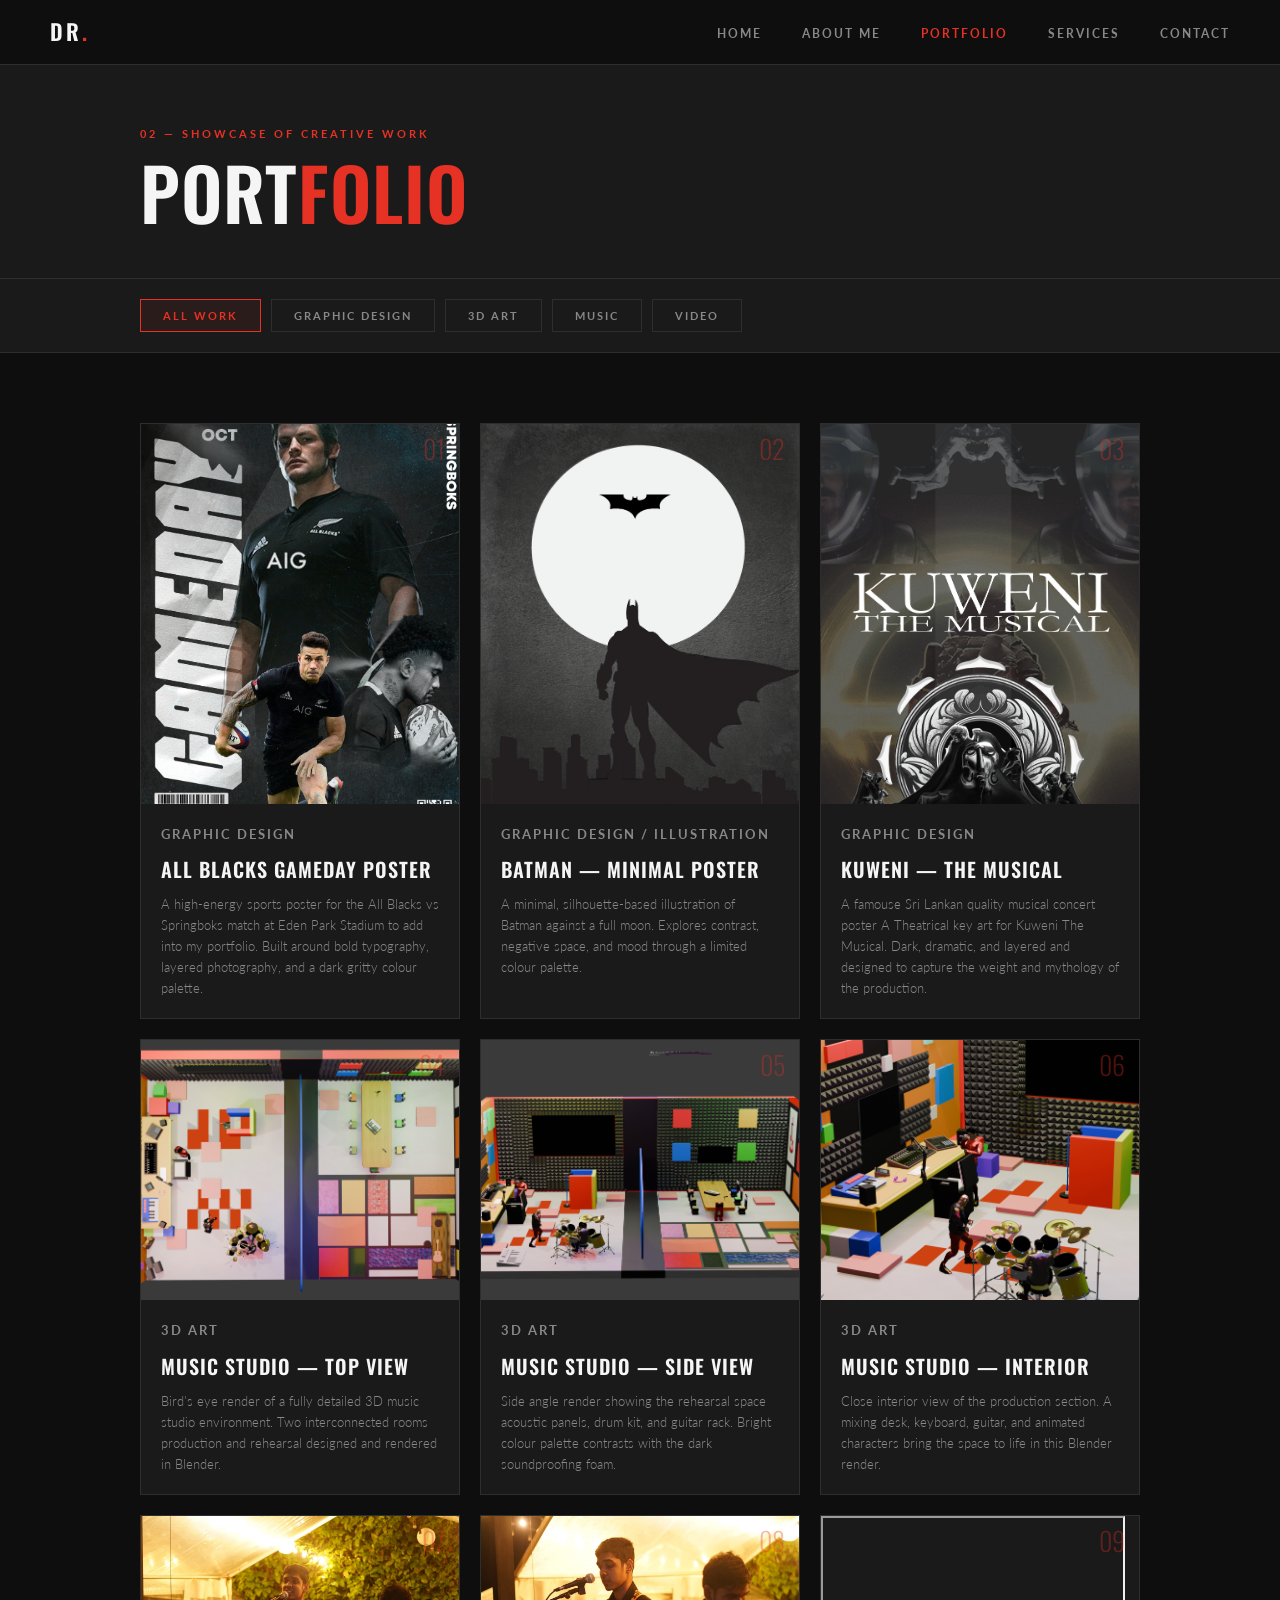
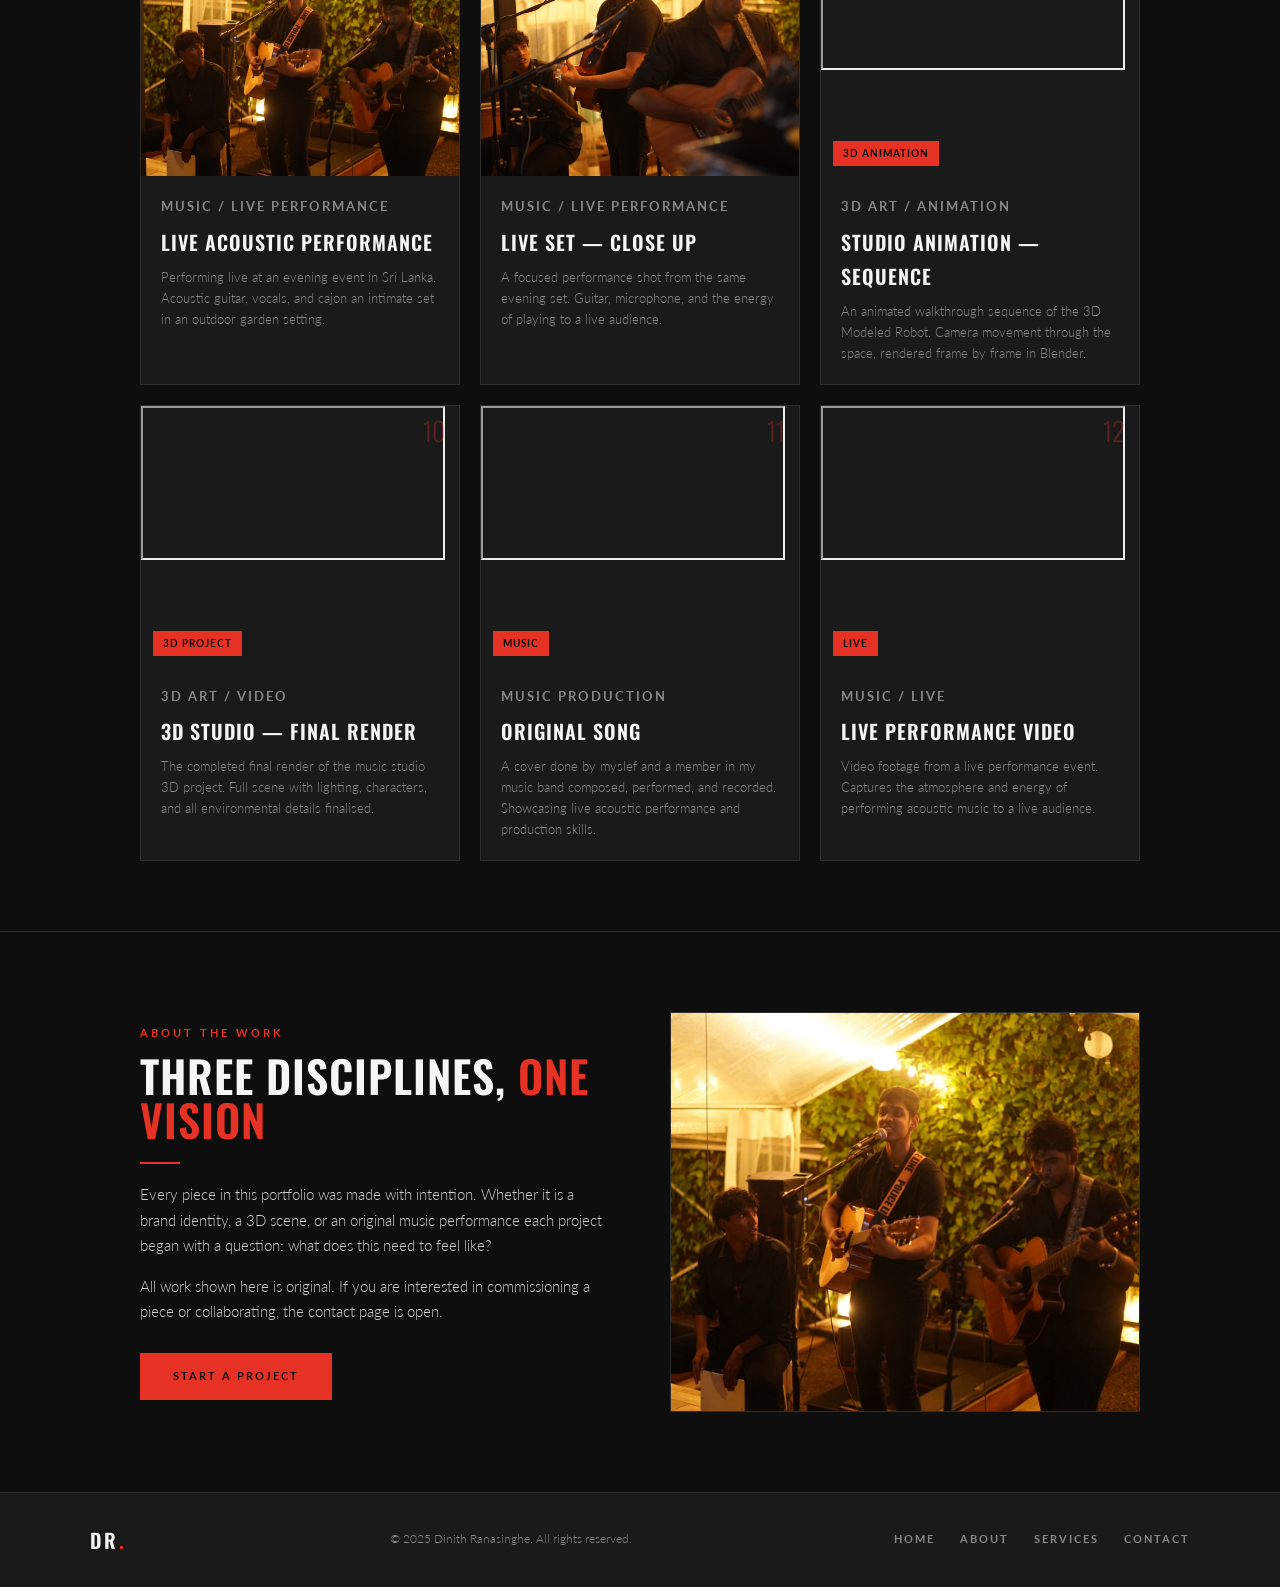
<file: portfolio.html>
<!DOCTYPE html>
<html lang="en">
<head>
  <meta charset="UTF-8" />
  <meta name="viewport" content="width=device-width, initial-scale=1.0" />
  <title>Portfolio — Dinith Ranasinghe</title>
  <link rel="preconnect" href="https://fonts.googleapis.com" />
  <link href="https://fonts.googleapis.com/css2?family=Oswald:wght@400;600&family=Lato:wght@300;400;700&display=swap" rel="stylesheet" />
  <link rel="stylesheet" href="style.css" />

  <style>

    /* ============================================
       PORTFOLIO PAGE STYLES
       ============================================ */

    /* Filter bar */
    .filter-bar {
      background-color: var(--dark);
      border-bottom: 1px solid var(--border);
      padding: 20px 0;
    }

    .filter-bar .wrapper {
      display: flex;
      flex-wrap: wrap;
      gap: 10px;
    }

    .filter-btn {
      padding: 9px 22px;
      border: 1px solid var(--border);
      background: none;
      color: var(--grey);
      font-family: 'Lato', sans-serif;
      font-size: 11px;
      font-weight: 700;
      letter-spacing: 2px;
      text-transform: uppercase;
      cursor: pointer;
      transition: border-color 0.3s, color 0.3s, background-color 0.3s;
    }

    .filter-btn:hover { border-color: var(--grey); color: var(--white); }

    .filter-btn.active {
      border-color: var(--red);
      color: var(--red);
      background-color: rgba(230, 50, 36, 0.08);
    }

    /* Works grid */
    .works-section {
      padding: 70px 0;
      border-bottom: 1px solid var(--border);
    }

    .works-grid {
      display: grid;
      grid-template-columns: repeat(3, 1fr);
      gap: 20px;
    }

    .work-card {
      background-color: var(--dark);
      border: 1px solid var(--border);
      transition: border-color 0.3s;
    }

    .work-card:hover { border-color: var(--red); }

    .work-img-area {
      height: 260px;
      overflow: hidden;
      position: relative;
    }

    /* Image zoom on hover */
    .work-img-area img {
      width: 100%;
      height: 100%;
      object-fit: cover;
      transition: transform 0.4s ease;
    }

    .work-card:hover .work-img-area img {
      transform: scale(1.05);
    }

    /* Tall card for portrait-format work */
    .work-card.tall .work-img-area {
      height: 380px;
    }

    /* Video cards */
    .work-img-area video {
      width: 100%;
      height: 100%;
      object-fit: cover;
    }

    /* Number top-right */
    .work-num {
      position: absolute;
      top: 12px;
      right: 14px;
      font-family: 'Oswald', sans-serif;
      font-size: 26px;
      color: rgba(230, 50, 36, 0.35);
      z-index: 2;
      line-height: 1;
    }

    .work-card-body {
      padding: 20px;
    }

    .work-cat {
      font-size: 11px;
      font-weight: 700;
      letter-spacing: 2px;
      text-transform: uppercase;
      color: var(--red);
      margin-bottom: 8px;
    }

    .work-card-body h3 {
      font-size: 20px;
      color: var(--white);
      margin-bottom: 8px;
    }

    .work-card-body p {
      font-size: 13px;
      color: var(--grey);
      line-height: 1.6;
    }

    /* Video label badge */
    .video-badge {
      position: absolute;
      bottom: 10px;
      left: 12px;
      background-color: var(--red);
      color: var(--black);
      font-size: 10px;
      font-weight: 700;
      letter-spacing: 1px;
      text-transform: uppercase;
      padding: 4px 10px;
      z-index: 3;
    }

    /* About the work */
    .about-work-section {
      padding: 80px 0;
    }

    .about-work-grid {
      display: grid;
      grid-template-columns: 1fr 1fr;
      gap: 60px;
      align-items: center;
    }

    .about-work-text h2 {
      font-size: 44px;
      color: var(--white);
      margin-bottom: 20px;
      line-height: 1;
    }

    .about-work-text h2 span { color: var(--red); }

    .about-work-text p {
      font-size: 15px;
      color: var(--light);
      margin-bottom: 15px;
    }

    .about-work-photo {
      width: 100%;
      height: 400px;
      border: 1px solid var(--border);
      overflow: hidden;
    }

    .about-work-photo img {
      width: 100%;
      height: 100%;
      object-fit: cover;
    }

    /* ============================================
       RESPONSIVE
       ============================================ */
    @media (max-width: 900px) {
      .works-grid { grid-template-columns: 1fr 1fr; }
      .about-work-grid { grid-template-columns: 1fr; gap: 30px; }
      .about-work-photo { height: 280px; }
    }

    @media (max-width: 540px) {
      .works-grid { grid-template-columns: 1fr; }
      .works-section, .about-work-section { padding: 50px 0; }
      .work-card.tall .work-img-area { height: 280px; }
    }

  </style>
</head>
<body>

  <nav>
    <a href="index.html" class="nav-logo">DR<span>.</span></a>
    <ul class="nav-links">
      <li><a href="index.html">Home</a></li>
      <li><a href="about.html">About Me</a></li>
      <li><a href="portfolio.html" class="active">Portfolio</a></li>
      <li><a href="services.html">Services</a></li>
      <li><a href="contact.html">Contact</a></li>
    </ul>
    <button class="hamburger" id="hamburger" aria-label="Open menu">
      <span></span><span></span><span></span>
    </button>
  </nav>

  <div class="mobile-menu" id="mobile-menu">
    <ul>
      <li><a href="index.html">Home</a></li>
      <li><a href="about.html">About Me</a></li>
      <li><a href="portfolio.html">Portfolio</a></li>
      <li><a href="services.html">Services</a></li>
      <li><a href="contact.html">Contact</a></li>
    </ul>
  </div>

  <header class="page-banner">
    <div class="wrapper">
      <span class="tag fade">02 — Showcase of Creative Work</span>
      <h1 class="fade">PORT<span>FOLIO</span></h1>
    </div>
  </header>


  <!-- FILTER BUTTONS -->
  <div class="filter-bar">
    <div class="wrapper">
      <button class="filter-btn active" data-filter="all">All Work</button>
      <button class="filter-btn" data-filter="graphic">Graphic Design</button>
      <button class="filter-btn" data-filter="3d">3D Art</button>
      <button class="filter-btn" data-filter="music">Music</button>
      <button class="filter-btn" data-filter="video">Video</button>
    </div>
  </div>


  <!-- WORKS GRID -->
  <section class="works-section">
    <div class="wrapper">
      <div class="works-grid" id="works-grid">

        <!-- 01 — All Blacks Poster -->
        <div class="work-card tall fade" data-cat="graphic">
          <div class="work-img-area">
            <span class="work-num">01</span>
            <img src="ALL BLACKS poster png.png" alt="All Blacks Gameday Poster" />
          </div>
          <div class="work-card-body">
            <p class="work-cat">Graphic Design</p>
            <h3>All Blacks Gameday Poster</h3>
            <p>A high-energy sports poster for the All Blacks vs Springboks match at Eden Park Stadium to add into my portfolio. Built around bold typography, layered photography, and a dark gritty colour palette.</p>
          </div>
        </div>

        <!-- 02 — Batman Illustration -->
        <div class="work-card tall fade" data-cat="graphic">
          <div class="work-img-area">
            <span class="work-num">02</span>
            <img src="Artboard 1 (3).png" alt="Batman Minimal Illustration" />
          </div>
          <div class="work-card-body">
            <p class="work-cat">Graphic Design / Illustration</p>
            <h3>Batman — Minimal Poster</h3>
            <p>A minimal, silhouette-based illustration of Batman against a full moon. Explores contrast, negative space, and mood through a limited colour palette.</p>
          </div>
        </div>

        <!-- 03 — Kuweni The Musical -->
        <div class="work-card tall fade" data-cat="graphic">
          <div class="work-img-area">
            <span class="work-num">03</span>
            <img src="kuwenii.png" alt="Kuweni The Musical Poster" />
          </div>
          <div class="work-card-body">
            <p class="work-cat">Graphic Design</p>
            <h3>Kuweni — The Musical</h3>
            <p>A famouse Sri Lankan quality musical concert poster A Theatrical key art for Kuweni The Musical. Dark, dramatic, and layered and  designed to capture the weight and mythology of the production.</p>
          </div>
        </div>

        <!-- 04 — 3D Studio Top View -->
        <div class="work-card fade" data-cat="3d">
          <div class="work-img-area">
            <span class="work-num">04</span>
            <img src="wsgpt 8.png" alt="3D Music Studio Top View" />
          </div>
          <div class="work-card-body">
            <p class="work-cat">3D Art</p>
            <h3>Music Studio — Top View</h3>
            <p>Bird's eye render of a fully detailed 3D music studio environment. Two interconnected rooms production and rehearsal designed and rendered in Blender.</p>
          </div>
        </div>

        <!-- 05 — 3D Studio Side View -->
        <div class="work-card fade" data-cat="3d">
          <div class="work-img-area">
            <span class="work-num">05</span>
            <img src="wsgpt.png" alt="3D Music Studio Side View" />
          </div>
          <div class="work-card-body">
            <p class="work-cat">3D Art</p>
            <h3>Music Studio — Side View</h3>
            <p>Side angle render showing the rehearsal space acoustic panels, drum kit, and guitar rack. Bright colour palette contrasts with the dark soundproofing foam.</p>
          </div>
        </div>

        <!-- 06 — 3D Studio Interior -->
        <div class="work-card fade" data-cat="3d">
          <div class="work-img-area">
            <span class="work-num">06</span>
            <img src="wsgpt 1.png" alt="3D Music Studio Interior" />
          </div>
          <div class="work-card-body">
            <p class="work-cat">3D Art</p>
            <h3>Music Studio — Interior</h3>
            <p>Close interior view of the production section. A mixing desk, keyboard, guitar, and animated characters bring the space to life in this Blender render.</p>
          </div>
        </div>

        <!-- 07 — Live Performance Photo -->
        <div class="work-card fade" data-cat="music">
          <div class="work-img-area">
            <span class="work-num">07</span>
            <img src="IMG-20250420-WA0088.jpg" alt="Live Performance" />
          </div>
          <div class="work-card-body">
            <p class="work-cat">Music / Live Performance</p>
            <h3>Live Acoustic Performance</h3>
            <p>Performing live at an evening event in Sri Lanka. Acoustic guitar, vocals, and cajon an intimate set in an outdoor garden setting.</p>
          </div>
        </div>

        <!-- 08 — Live Performance Photo 2 -->
        <div class="work-card fade" data-cat="music">
          <div class="work-img-area">
            <span class="work-num">08</span>
            <img src="IMG-20250420-WA0090.jpg" alt="Live Performance Close Up" />
          </div>
          <div class="work-card-body">
            <p class="work-cat">Music / Live Performance</p>
            <h3>Live Set — Close Up</h3>
            <p>A focused performance shot from the same evening set. Guitar, microphone, and the energy of playing to a live audience.</p>
          </div>
        </div>

        <!-- 09 — 3D Animation Video -->
        <div class="work-card fade" data-cat="video">
          <div class="work-img-area">
            <span class="work-num">09</span>
          <iframe
              src="https://www.youtube.com/embed/esUX1sTiwEE"
              title="3D Rendered Animation"
             
              allow="accelerometer; autoplay; clipboard-write; encrypted-media; gyroscope; picture-in-picture"
              allowfullscreen>
            </iframe>
            <span class="video-badge">3D Animation</span>
          </div>
          <div class="work-card-body">
            <p class="work-cat">3D Art / Animation</p>
            <h3>Studio Animation — Sequence</h3>
            <p>An animated walkthrough sequence of the 3D Modeled Robot. Camera movement through the space, rendered frame by frame in Blender.</p>
          </div>
        </div>

        <!-- 10 — Project Final Video -->
        <div class="work-card fade" data-cat="video">
          <div class="work-img-area">
            <span class="work-num">10</span>
             <iframe
              src="https://www.youtube.com/embed/0Jb9dhavwSI"
              title="Animated Cover Song"
              
              allow="accelerometer; autoplay; clipboard-write; encrypted-media; gyroscope; picture-in-picture"
              allowfullscreen>
            </iframe>
            <span class="video-badge">3D Project</span>
          </div>
          <div class="work-card-body">
            <p class="work-cat">3D Art / Video</p>
            <h3>3D Studio — Final Render</h3>
            <p>The completed final render of the music studio 3D project. Full scene with lighting, characters, and all environmental details finalised.</p>
          </div>
        </div>

        <!-- 11 — Music Video / Song -->
        <div class="work-card fade" data-cat="music">
          <div class="work-img-area">
            <span class="work-num">11</span>
           <iframe
              src="https://www.youtube.com/embed/b18T1h3V9qA"
              title="Cover Song"
              
              allow="accelerometer; autoplay; clipboard-write; encrypted-media; gyroscope; picture-in-picture"
              allowfullscreen>
            </iframe>
            <span class="video-badge">Music</span>
          </div>
          <div class="work-card-body">
            <p class="work-cat">Music Production</p>
            <h3>Original Song</h3>
            <p>A cover done by myslef and a member in my music band composed, performed, and recorded. Showcasing live acoustic performance and production skills.</p>
          </div>
        </div>

        <!-- 12 — Live Video -->
        <div class="work-card fade" data-cat="music">
          <div class="work-img-area">
            <span class="work-num">12</span>
            <iframe
              src="https://www.youtube.com/embed/2EoiNX64DFs"
              title="Live Performance"
              
              allow="accelerometer; autoplay; clipboard-write; encrypted-media; gyroscope; picture-in-picture"
              allowfullscreen>
            </iframe>
            <span class="video-badge">Live</span>
          </div>
          <div class="work-card-body">
            <p class="work-cat">Music / Live</p>
            <h3>Live Performance Video</h3>
            <p>Video footage from a live performance event. Captures the atmosphere and energy of performing acoustic music to a live audience.</p>
          </div>
        </div>

      </div>
    </div>
  </section>


  <!-- ABOUT THE WORK -->
  <section class="about-work-section">
    <div class="wrapper">
      <div class="about-work-grid">
        <div class="about-work-text fade">
          <span class="tag">About the Work</span>
          <h2>Three Disciplines, <span>One Vision</span></h2>
          <div class="red-line"></div>
          <p>
            Every piece in this portfolio was made with intention. Whether it is a brand identity,
            a 3D scene, or an original music performance each project began with a question:
            what does this need to feel like?
          </p>
          <p>
            All work shown here is original. If you are interested in commissioning a piece
            or collaborating, the contact page is open.
          </p>
          <div style="margin-top: 28px;">
            <a href="contact.html" class="btn btn-red">Start a Project</a>
          </div>
        </div>
        <div class="fade">
          <div class="about-work-photo">
            <img src="WhatsApp Image 2026-05-03 at 14.09.52.jpeg" alt="Dinith performing live" />
          </div>
        </div>
      </div>
    </div>
  </section>


  <footer>
    <div class="footer-inner">
      <span class="footer-logo">DR<span>.</span></span>
      <p>&copy; 2025 Dinith Ranasinghe. All rights reserved.</p>
      <div class="footer-links">
        <a href="index.html">Home</a>
        <a href="about.html">About</a>
        <a href="services.html">Services</a>
        <a href="contact.html">Contact</a>
      </div>
    </div>
  </footer>

  <script>
    var hamburger = document.getElementById('hamburger');
    var mobileMenu = document.getElementById('mobile-menu');
    hamburger.addEventListener('click', function() {
      mobileMenu.style.display = mobileMenu.style.display === 'block' ? 'none' : 'block';
    });
    mobileMenu.querySelectorAll('a').forEach(function(a) {
      a.addEventListener('click', function() { mobileMenu.style.display = 'none'; });
    });

    var fadeEls = document.querySelectorAll('.fade');
    var obs = new IntersectionObserver(function(entries) {
      entries.forEach(function(e) { if (e.isIntersecting) e.target.classList.add('show'); });
    }, { threshold: 0.08 });
    fadeEls.forEach(function(el) { obs.observe(el); });

    // Filter buttons
    var filterBtns = document.querySelectorAll('.filter-btn');
    var workCards = document.querySelectorAll('.work-card');

    filterBtns.forEach(function(btn) {
      btn.addEventListener('click', function() {
        filterBtns.forEach(function(b) { b.classList.remove('active'); });
        btn.classList.add('active');
        var filter = btn.getAttribute('data-filter');
        workCards.forEach(function(card) {
          if (filter === 'all' || card.getAttribute('data-cat') === filter) {
            card.style.display = 'block';
          } else {
            card.style.display = 'none';
          }
        });
      });
    });
  </script>

</body>
</html>
</file>
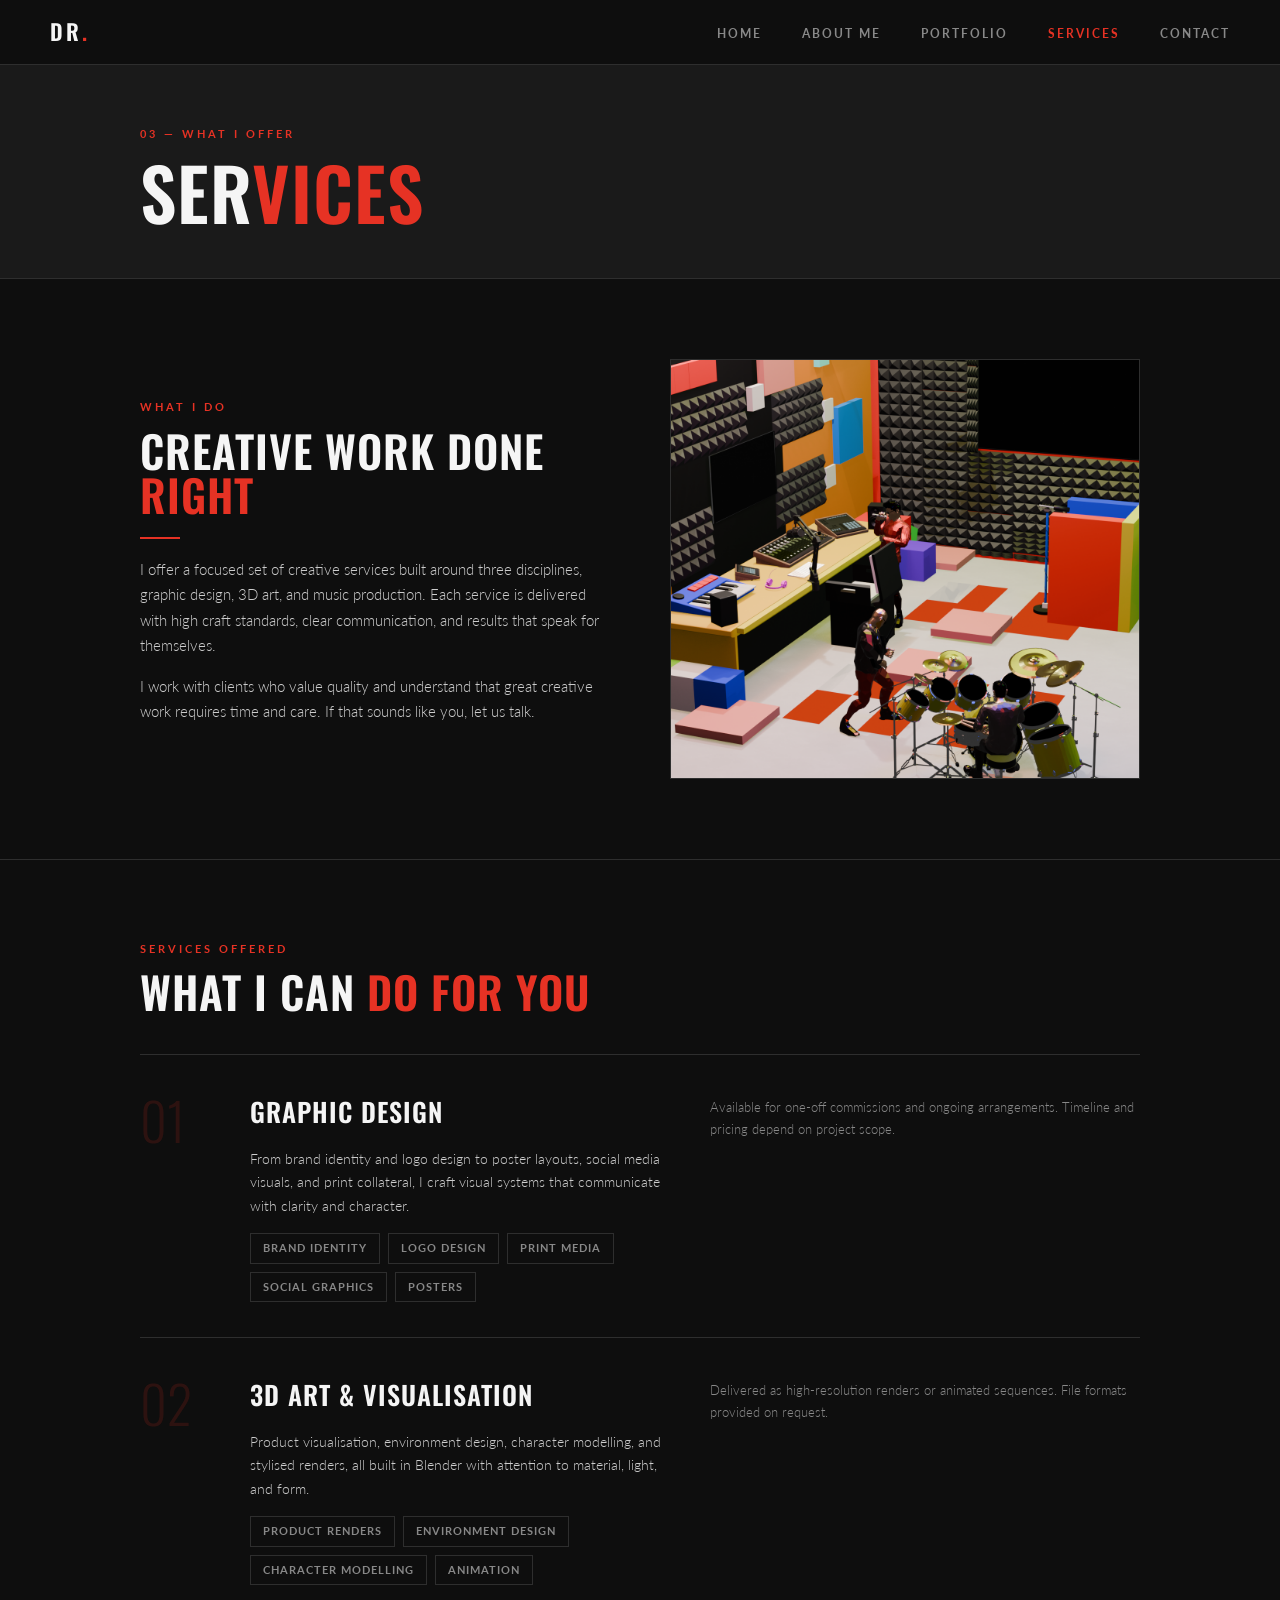
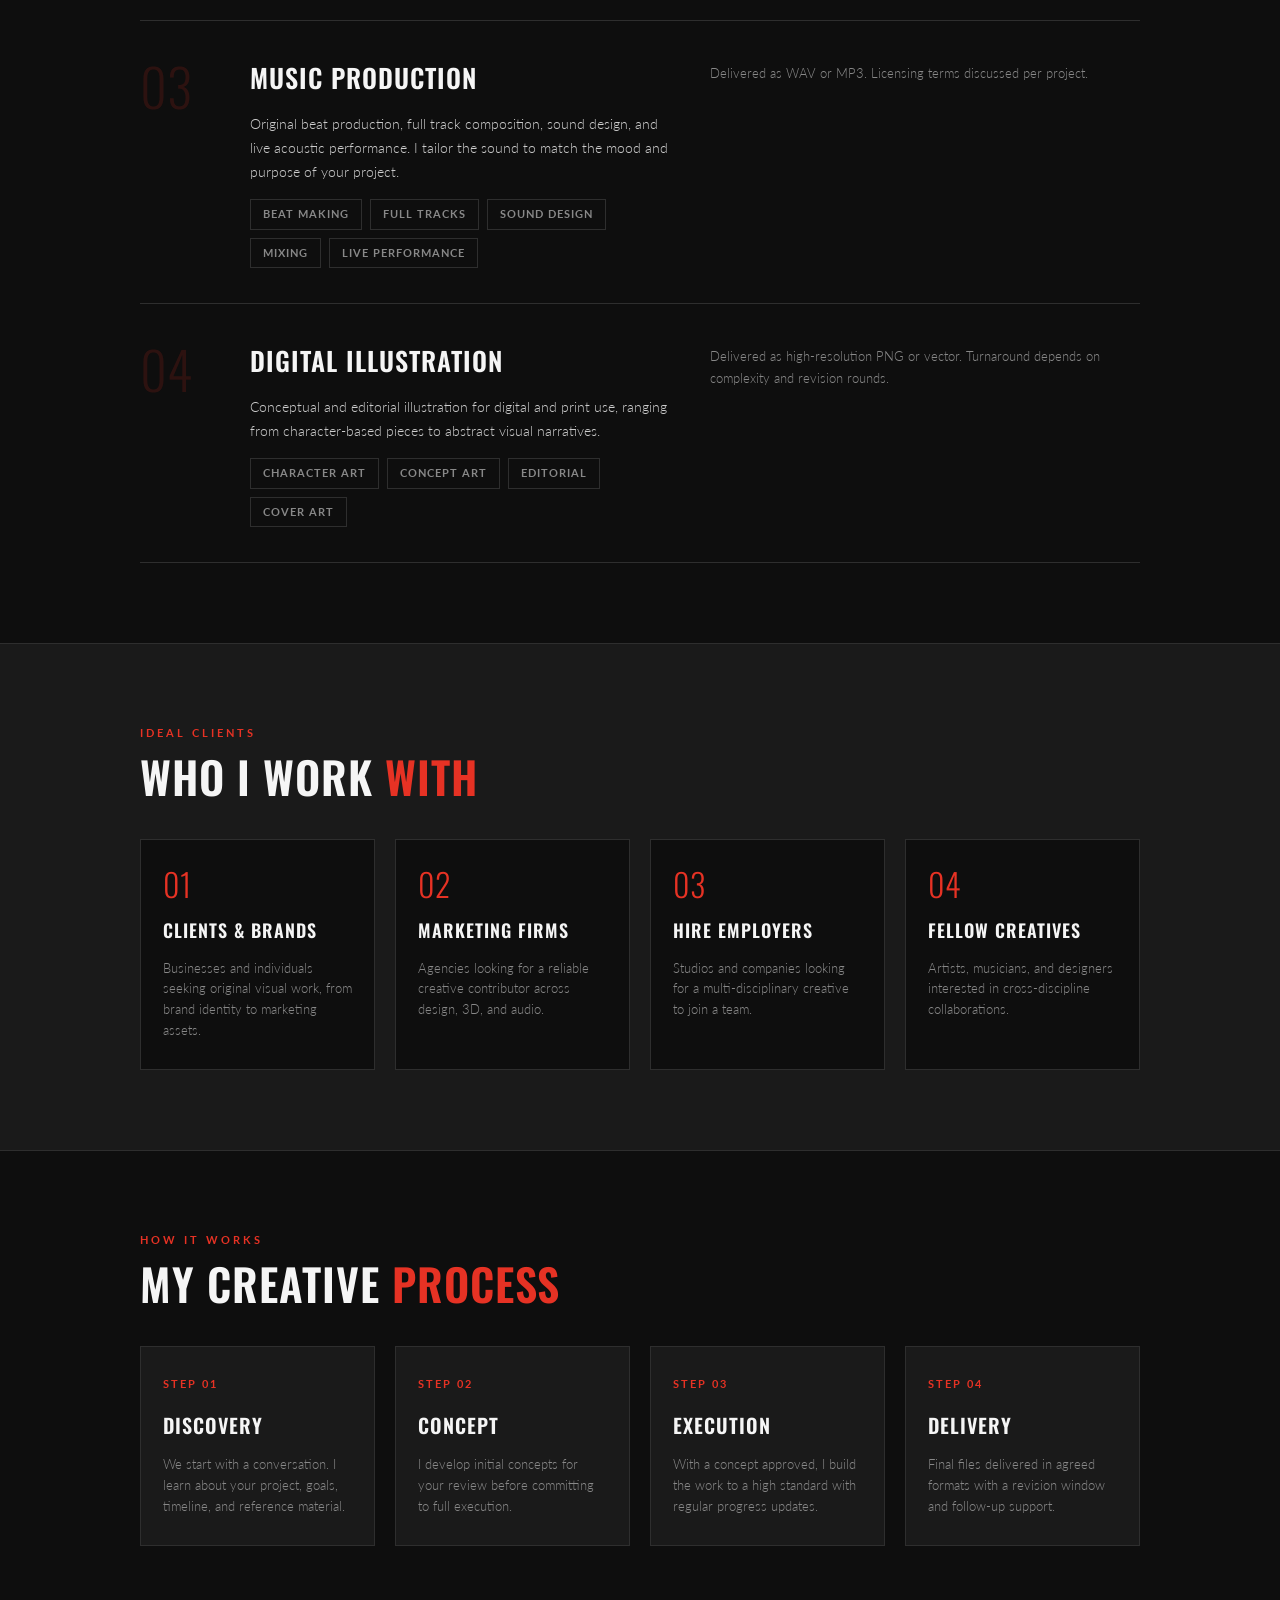
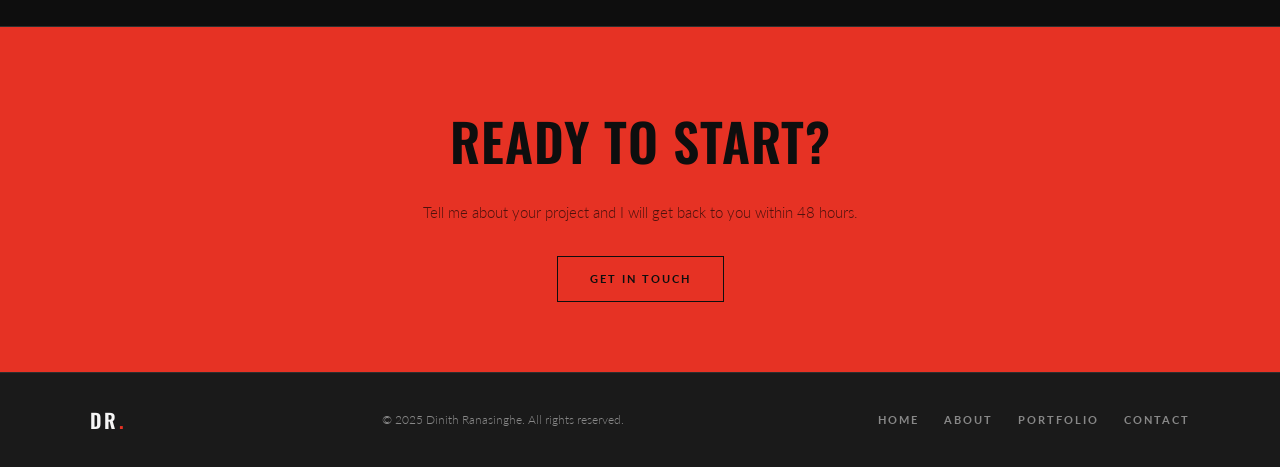
<file: services.html>
<!DOCTYPE html>
<html lang="en">
<head>
  <meta charset="UTF-8" />
  <meta name="viewport" content="width=device-width, initial-scale=1.0" />
  <title>Services — Dinith Ranasinghe</title>
  <link rel="preconnect" href="https://fonts.googleapis.com" />
  <link href="https://fonts.googleapis.com/css2?family=Oswald:wght@400;600&family=Lato:wght@300;400;700&display=swap" rel="stylesheet" />
  <link rel="stylesheet" href="style.css" />

  <style>

    /* ============================================
       SERVICES PAGE STYLES
       ============================================ */

    .intro-section {
      padding: 80px 0;
      border-bottom: 1px solid var(--border);
    }

    .intro-grid {
      display: grid;
      grid-template-columns: 1fr 1fr;
      gap: 60px;
      align-items: center;
    }

    .intro-text h2 {
      font-size: 44px;
      color: var(--white);
      margin-bottom: 20px;
      line-height: 1;
    }

    .intro-text h2 span { color: var(--red); }

    .intro-text p {
      font-size: 15px;
      color: var(--light);
      margin-bottom: 15px;
    }

    .intro-photo {
      width: 100%;
      height: 420px;
      border: 1px solid var(--border);
      overflow: hidden;
    }

    .intro-photo img {
      width: 100%;
      height: 100%;
      object-fit: cover;
    }

    /* Services list */
    .services-list-section {
      padding: 80px 0;
      border-bottom: 1px solid var(--border);
    }

    .services-list-section h2 {
      font-size: 44px;
      color: var(--white);
      margin-bottom: 40px;
      line-height: 1;
    }

    .services-list-section h2 span { color: var(--red); }

    .service-row {
      display: grid;
      grid-template-columns: 80px 1fr 1fr;
      gap: 30px;
      align-items: start;
      padding: 35px 0;
      border-top: 1px solid var(--border);
    }

    .service-row:last-child { border-bottom: 1px solid var(--border); }

    .service-row-num {
      font-family: 'Oswald', sans-serif;
      font-size: 52px;
      color: rgba(230, 50, 36, 0.15);
      line-height: 1;
      padding-top: 4px;
    }

    .service-row-main h3 {
      font-size: 26px;
      color: var(--white);
      margin-bottom: 12px;
    }

    .service-row-main p {
      font-size: 14px;
      color: var(--light);
      margin-bottom: 15px;
      line-height: 1.7;
    }

    .service-tags { display: flex; flex-wrap: wrap; gap: 8px; }

    .service-tag {
      padding: 5px 12px;
      border: 1px solid var(--border);
      font-size: 11px;
      font-weight: 700;
      letter-spacing: 1px;
      text-transform: uppercase;
      color: var(--grey);
    }

    .service-row-note p {
      font-size: 13px;
      color: var(--grey);
      line-height: 1.7;
      padding-top: 6px;
    }

    /* Audience */
    .audience-section {
      padding: 80px 0;
      background-color: var(--dark);
      border-bottom: 1px solid var(--border);
    }

    .audience-section h2 {
      font-size: 44px;
      color: var(--white);
      margin-bottom: 40px;
      line-height: 1;
    }

    .audience-section h2 span { color: var(--red); }

    .audience-grid {
      display: grid;
      grid-template-columns: repeat(4, 1fr);
      gap: 20px;
    }

    .audience-card {
      background-color: var(--black);
      border: 1px solid var(--border);
      padding: 28px 22px;
      transition: border-color 0.3s;
    }

    .audience-card:hover { border-color: var(--red); }

    .audience-card-num {
      font-family: 'Oswald', sans-serif;
      font-size: 32px;
      color: var(--red);
      margin-bottom: 15px;
      line-height: 1;
    }

    .audience-card h4 { font-size: 18px; color: var(--white); margin-bottom: 12px; }
    .audience-card p { font-size: 13px; color: var(--grey); line-height: 1.6; }

    /* Process */
    .process-section {
      padding: 80px 0;
      border-bottom: 1px solid var(--border);
    }

    .process-section h2 {
      font-size: 44px;
      color: var(--white);
      margin-bottom: 40px;
      line-height: 1;
    }

    .process-section h2 span { color: var(--red); }

    .process-grid {
      display: grid;
      grid-template-columns: repeat(4, 1fr);
      gap: 20px;
    }

    .process-step {
      background-color: var(--dark);
      border: 1px solid var(--border);
      padding: 28px 22px;
      transition: border-color 0.3s;
    }

    .process-step:hover { border-color: var(--red); }

    .step-num {
      font-size: 11px;
      font-weight: 700;
      letter-spacing: 2px;
      text-transform: uppercase;
      color: var(--red);
      margin-bottom: 15px;
    }

    .process-step h4 { font-size: 20px; color: var(--white); margin-bottom: 12px; }
    .process-step p { font-size: 13px; color: var(--grey); line-height: 1.6; }

    /* CTA band */
    .cta-band {
      background-color: var(--red);
      padding: 70px 0;
      text-align: center;
    }

    .cta-band h2 { font-size: 52px; color: var(--black); margin-bottom: 15px; }
    .cta-band p { font-size: 15px; color: rgba(0,0,0,0.65); max-width: 480px; margin: 0 auto 30px; }

    .btn-dark { border-color: var(--black); color: var(--black); }
    .btn-dark:hover { background-color: var(--black); color: var(--red); }

    /* ============================================
       RESPONSIVE
       ============================================ */
    @media (max-width: 900px) {
      .intro-grid { grid-template-columns: 1fr; gap: 30px; }
      .intro-photo { height: 280px; }
      .service-row { grid-template-columns: 60px 1fr; }
      .service-row-note { grid-column: 2; }
      .audience-grid { grid-template-columns: 1fr 1fr; }
      .process-grid { grid-template-columns: 1fr 1fr; }
      .intro-section, .services-list-section, .audience-section, .process-section { padding: 50px 0; }
    }

    @media (max-width: 540px) {
      .service-row { grid-template-columns: 1fr; gap: 10px; }
      .service-row-num { font-size: 36px; }
      .audience-grid { grid-template-columns: 1fr; }
      .process-grid { grid-template-columns: 1fr; }
      .cta-band h2 { font-size: 34px; }
    }

  </style>
</head>
<body>

  <nav>
    <a href="index.html" class="nav-logo">DR<span>.</span></a>
    <ul class="nav-links">
      <li><a href="index.html">Home</a></li>
      <li><a href="about.html">About Me</a></li>
      <li><a href="portfolio.html">Portfolio</a></li>
      <li><a href="services.html" class="active">Services</a></li>
      <li><a href="contact.html">Contact</a></li>
    </ul>
    <button class="hamburger" id="hamburger" aria-label="Open menu">
      <span></span><span></span><span></span>
    </button>
  </nav>

  <div class="mobile-menu" id="mobile-menu">
    <ul>
      <li><a href="index.html">Home</a></li>
      <li><a href="about.html">About Me</a></li>
      <li><a href="portfolio.html">Portfolio</a></li>
      <li><a href="services.html">Services</a></li>
      <li><a href="contact.html">Contact</a></li>
    </ul>
  </div>

  <header class="page-banner">
    <div class="wrapper">
      <span class="tag fade">03 — What I Offer</span>
      <h1 class="fade">SER<span>VICES</span></h1>
    </div>
  </header>


  <!-- INTRO -->
  <section class="intro-section">
    <div class="wrapper">
      <div class="intro-grid">
        <div class="intro-text fade">
          <span class="tag">What I Do</span>
          <h2>Creative Work Done <span>Right</span></h2>
          <div class="red-line"></div>
          <p>
            I offer a focused set of creative services built around three disciplines, 
            graphic design, 3D art, and music production. Each service is delivered
            with high craft standards, clear communication, and results that speak for themselves.
          </p>
          <p>
            I work with clients who value quality and understand that great creative work
            requires time and care. If that sounds like you, let us talk.
          </p>
        </div>
        <div class="fade">
          <div class="intro-photo">
            <img src="wsgpt 1.png" alt="3D Music Studio — creative environment" />
          </div>
        </div>
      </div>
    </div>
  </section>


  <!-- SERVICES LIST -->
  <section class="services-list-section">
    <div class="wrapper">
      <span class="tag fade">Services Offered</span>
      <h2 class="fade">What I Can <span>Do For You</span></h2>

      <div class="service-row fade">
        <div class="service-row-num">01</div>
        <div class="service-row-main">
          <h3>Graphic Design</h3>
          <p>From brand identity and logo design to poster layouts, social media visuals, and print collateral, I craft visual systems that communicate with clarity and character.</p>
          <div class="service-tags">
            <span class="service-tag">Brand Identity</span>
            <span class="service-tag">Logo Design</span>
            <span class="service-tag">Print Media</span>
            <span class="service-tag">Social Graphics</span>
            <span class="service-tag">Posters</span>
          </div>
        </div>
        <div class="service-row-note">
          <p>Available for one-off commissions and ongoing arrangements. Timeline and pricing depend on project scope.</p>
        </div>
      </div>

      <div class="service-row fade">
        <div class="service-row-num">02</div>
        <div class="service-row-main">
          <h3>3D Art &amp; Visualisation</h3>
          <p>Product visualisation, environment design, character modelling, and stylised renders, all built in Blender with attention to material, light, and form.</p>
          <div class="service-tags">
            <span class="service-tag">Product Renders</span>
            <span class="service-tag">Environment Design</span>
            <span class="service-tag">Character Modelling</span>
            <span class="service-tag">Animation</span>
          </div>
        </div>
        <div class="service-row-note">
          <p>Delivered as high-resolution renders or animated sequences. File formats provided on request.</p>
        </div>
      </div>

      <div class="service-row fade">
        <div class="service-row-num">03</div>
        <div class="service-row-main">
          <h3>Music Production</h3>
          <p>Original beat production, full track composition, sound design, and live acoustic performance. I tailor the sound to match the mood and purpose of your project.</p>
          <div class="service-tags">
            <span class="service-tag">Beat Making</span>
            <span class="service-tag">Full Tracks</span>
            <span class="service-tag">Sound Design</span>
            <span class="service-tag">Mixing</span>
            <span class="service-tag">Live Performance</span>
          </div>
        </div>
        <div class="service-row-note">
          <p>Delivered as WAV or MP3. Licensing terms discussed per project.</p>
        </div>
      </div>

      <div class="service-row fade">
        <div class="service-row-num">04</div>
        <div class="service-row-main">
          <h3>Digital Illustration</h3>
          <p>Conceptual and editorial illustration for digital and print use, ranging from character-based pieces to abstract visual narratives.</p>
          <div class="service-tags">
            <span class="service-tag">Character Art</span>
            <span class="service-tag">Concept Art</span>
            <span class="service-tag">Editorial</span>
            <span class="service-tag">Cover Art</span>
          </div>
        </div>
        <div class="service-row-note">
          <p>Delivered as high-resolution PNG or vector. Turnaround depends on complexity and revision rounds.</p>
        </div>
      </div>

    </div>
  </section>


  <!-- AUDIENCE -->
  <section class="audience-section">
    <div class="wrapper">
      <span class="tag fade">Ideal Clients</span>
      <h2 class="fade">Who I Work <span>With</span></h2>
      <div class="audience-grid">
        <div class="audience-card fade">
          <div class="audience-card-num">01</div>
          <h4>Clients &amp; Brands</h4>
          <p>Businesses and individuals seeking original visual work, from brand identity to marketing assets.</p>
        </div>
        <div class="audience-card fade">
          <div class="audience-card-num">02</div>
          <h4>Marketing Firms</h4>
          <p>Agencies looking for a reliable creative contributor across design, 3D, and audio.</p>
        </div>
        <div class="audience-card fade">
          <div class="audience-card-num">03</div>
          <h4>Hire Employers</h4>
          <p>Studios and companies looking for a multi-disciplinary creative to join a team.</p>
        </div>
        <div class="audience-card fade">
          <div class="audience-card-num">04</div>
          <h4>Fellow Creatives</h4>
          <p>Artists, musicians, and designers interested in cross-discipline collaborations.</p>
        </div>
      </div>
    </div>
  </section>


  <!-- PROCESS -->
  <section class="process-section">
    <div class="wrapper">
      <span class="tag fade">How It Works</span>
      <h2 class="fade">My Creative <span>Process</span></h2>
      <div class="process-grid">
        <div class="process-step fade">
          <div class="step-num">Step 01</div>
          <h4>Discovery</h4>
          <p>We start with a conversation. I learn about your project, goals, timeline, and reference material.</p>
        </div>
        <div class="process-step fade">
          <div class="step-num">Step 02</div>
          <h4>Concept</h4>
          <p>I develop initial concepts for your review before committing to full execution.</p>
        </div>
        <div class="process-step fade">
          <div class="step-num">Step 03</div>
          <h4>Execution</h4>
          <p>With a concept approved, I build the work to a high standard with regular progress updates.</p>
        </div>
        <div class="process-step fade">
          <div class="step-num">Step 04</div>
          <h4>Delivery</h4>
          <p>Final files delivered in agreed formats with a revision window and follow-up support.</p>
        </div>
      </div>
    </div>
  </section>


  <!-- CTA BAND -->
  <section class="cta-band">
    <div class="wrapper">
      <h2>Ready to Start?</h2>
      <p>Tell me about your project and I will get back to you within 48 hours.</p>
      <a href="contact.html" class="btn btn-dark">Get In Touch</a>
    </div>
  </section>


  <footer>
    <div class="footer-inner">
      <span class="footer-logo">DR<span>.</span></span>
      <p>&copy; 2025 Dinith Ranasinghe. All rights reserved.</p>
      <div class="footer-links">
        <a href="index.html">Home</a>
        <a href="about.html">About</a>
        <a href="portfolio.html">Portfolio</a>
        <a href="contact.html">Contact</a>
      </div>
    </div>
  </footer>

  <script>
    var hamburger = document.getElementById('hamburger');
    var mobileMenu = document.getElementById('mobile-menu');
    hamburger.addEventListener('click', function() {
      mobileMenu.style.display = mobileMenu.style.display === 'block' ? 'none' : 'block';
    });
    mobileMenu.querySelectorAll('a').forEach(function(a) {
      a.addEventListener('click', function() { mobileMenu.style.display = 'none'; });
    });
    var fadeEls = document.querySelectorAll('.fade');
    var obs = new IntersectionObserver(function(entries) {
      entries.forEach(function(e) { if (e.isIntersecting) e.target.classList.add('show'); });
    }, { threshold: 0.1 });
    fadeEls.forEach(function(el) { obs.observe(el); });
  </script>

</body>
</html>
</file>
<file: style.css>
/* ============================================
   DINITH RANASINGHE — PORTFOLIO
   Shared Stylesheet | Advanced Web Design
   ============================================ */

/* Import Google Fonts */
@import url('https://fonts.googleapis.com/css2?family=Oswald:wght@400;600&family=Lato:wght@300;400;700&display=swap');

/* ---- COLOUR VARIABLES ---- */
:root {
  --black:  #0e0e0e;
  --dark:   #1a1a1a;
  --grey:   #888888;
  --light:  #cccccc;
  --white:  #f5f5f5;
  --red:    #e63224;
  --border: #2e2e2e;
}

/* ---- BASIC RESET ---- */
* {
  margin: 0;
  padding: 0;
  box-sizing: border-box;
}

html {
  scroll-behavior: smooth;
}

body {
  background-color: var(--black);
  color: var(--white);
  font-family: 'Lato', sans-serif;
  font-weight: 300;
  line-height: 1.7;
}

a {
  text-decoration: none;
  color: inherit;
}

img {
  display: block;
  width: 100%;
  height: 100%;
  object-fit: cover;
}

/* ============================================
   NAVIGATION
   ============================================ */
nav {
  position: fixed;
  top: 0;
  left: 0;
  right: 0;
  height: 65px;
  background-color: rgba(14, 14, 14, 0.96);
  border-bottom: 1px solid var(--border);
  display: flex;
  align-items: center;
  justify-content: space-between;
  padding: 0 50px;
  z-index: 999;
}

.nav-logo {
  font-family: 'Oswald', sans-serif;
  font-size: 22px;
  font-weight: 600;
  letter-spacing: 3px;
  text-transform: uppercase;
  color: var(--white);
}

.nav-logo span {
  color: var(--red);
}

.nav-links {
  list-style: none;
  display: flex;
  gap: 40px;
}

.nav-links a {
  font-size: 12px;
  font-weight: 700;
  letter-spacing: 2px;
  text-transform: uppercase;
  color: var(--grey);
  transition: color 0.3s;
}

.nav-links a:hover,
.nav-links a.active {
  color: var(--red);
}

/* Hamburger button — shown only on mobile */
.hamburger {
  display: none;
  background: none;
  border: none;
  cursor: pointer;
  padding: 5px;
}

.hamburger span {
  display: block;
  width: 24px;
  height: 2px;
  background-color: var(--white);
  margin: 5px 0;
  transition: 0.3s;
}

/* Mobile dropdown menu */
.mobile-menu {
  display: none;
  position: fixed;
  top: 65px;
  left: 0;
  right: 0;
  background-color: var(--dark);
  border-bottom: 1px solid var(--border);
  padding: 25px 50px;
  z-index: 998;
}

.mobile-menu ul {
  list-style: none;
  display: flex;
  flex-direction: column;
  gap: 18px;
}

.mobile-menu a {
  font-size: 13px;
  font-weight: 700;
  letter-spacing: 2px;
  text-transform: uppercase;
  color: var(--grey);
  transition: color 0.3s;
}

.mobile-menu a:hover {
  color: var(--red);
}

/* ============================================
   SHARED LAYOUT & UTILITIES
   ============================================ */

/* Main content container */
.wrapper {
  max-width: 1100px;
  margin: 0 auto;
  padding: 0 50px;
}

/* Small red label above headings */
.tag {
  display: block;
  font-size: 11px;
  font-weight: 700;
  letter-spacing: 3px;
  text-transform: uppercase;
  color: var(--red);
  margin-bottom: 12px;
}

/* Short red underline */
.red-line {
  width: 40px;
  height: 2px;
  background-color: var(--red);
  margin: 18px 0;
}

/* All headings use Oswald font */
h1, h2, h3, h4 {
  font-family: 'Oswald', sans-serif;
  font-weight: 600;
  text-transform: uppercase;
  letter-spacing: 1px;
}

/* Paragraph text colour */
p {
  color: var(--light);
}

/* ---- BUTTONS ---- */
.btn {
  display: inline-block;
  padding: 13px 32px;
  border: 1px solid var(--white);
  color: var(--white);
  font-size: 11px;
  font-weight: 700;
  letter-spacing: 2px;
  text-transform: uppercase;
  transition: background-color 0.3s, color 0.3s;
  cursor: pointer;
  background: none;
  font-family: 'Lato', sans-serif;
}

.btn:hover {
  background-color: var(--white);
  color: var(--black);
}

.btn-red {
  border-color: var(--red);
  background-color: var(--red);
  color: var(--black);
}

.btn-red:hover {
  background-color: transparent;
  color: var(--red);
}

/* ---- PHOTO PLACEHOLDER ---- */
/* This is the grey box shown where your photos will go.
   To add a real photo, replace the entire .photo-box div
   with: <img src="YOUR-IMAGE-FILE.jpg" alt="description"> */
.photo-box {
  width: 100%;
  height: 100%;
  background-color: var(--dark);
  border: 1px dashed var(--border);
  display: flex;
  flex-direction: column;
  align-items: center;
  justify-content: center;
  gap: 8px;
  color: var(--grey);
  font-size: 12px;
  letter-spacing: 1px;
  text-align: center;
  padding: 20px;
}

.photo-box .plus-icon {
  font-size: 26px;
  color: var(--red);
  margin-bottom: 5px;
}

/* ---- PAGE BANNER (top of each inner page) ---- */
.page-banner {
  padding-top: 65px;
  background-color: var(--dark);
  border-bottom: 1px solid var(--border);
}

.page-banner .wrapper {
  padding-top: 60px;
  padding-bottom: 50px;
}

.page-banner h1 {
  font-size: 72px;
  color: var(--white);
  line-height: 1;
}

.page-banner h1 span {
  color: var(--red);
}

/* ============================================
   FOOTER
   ============================================ */
footer {
  background-color: var(--dark);
  border-top: 1px solid var(--border);
  padding: 30px 50px;
}

.footer-inner {
  max-width: 1100px;
  margin: 0 auto;
  display: flex;
  align-items: center;
  justify-content: space-between;
  flex-wrap: wrap;
  gap: 15px;
}

.footer-logo {
  font-family: 'Oswald', sans-serif;
  font-size: 20px;
  font-weight: 600;
  letter-spacing: 3px;
  color: var(--white);
}

.footer-logo span {
  color: var(--red);
}

footer p {
  font-size: 12px;
  color: var(--grey);
}

.footer-links {
  display: flex;
  gap: 25px;
}

.footer-links a {
  font-size: 11px;
  font-weight: 700;
  letter-spacing: 2px;
  text-transform: uppercase;
  color: var(--grey);
  transition: color 0.3s;
}

.footer-links a:hover {
  color: var(--red);
}

/* ============================================
   FADE-IN ANIMATION ON SCROLL
   ============================================ */
.fade {
  opacity: 0;
  transform: translateY(20px);
  transition: opacity 0.6s ease, transform 0.6s ease;
}

.fade.show {
  opacity: 1;
  transform: translateY(0);
}

/* ============================================
   RESPONSIVE — TABLET (max 900px)
   ============================================ */
@media (max-width: 900px) {
  nav {
    padding: 0 25px;
  }

  .nav-links {
    display: none;
  }

  .hamburger {
    display: block;
  }

  .wrapper {
    padding: 0 25px;
  }

  .mobile-menu {
    padding: 25px;
  }

  .page-banner h1 {
    font-size: 50px;
  }

  footer {
    padding: 25px;
  }

  .footer-inner {
    flex-direction: column;
    align-items: flex-start;
  }
}

/* ============================================
   RESPONSIVE — MOBILE (max 540px)
   ============================================ */
@media (max-width: 540px) {
  nav {
    padding: 0 18px;
  }

  .wrapper {
    padding: 0 18px;
  }

  .page-banner h1 {
    font-size: 38px;
  }

  .footer-links {
    flex-wrap: wrap;
    gap: 12px;
  }
}
</file>
